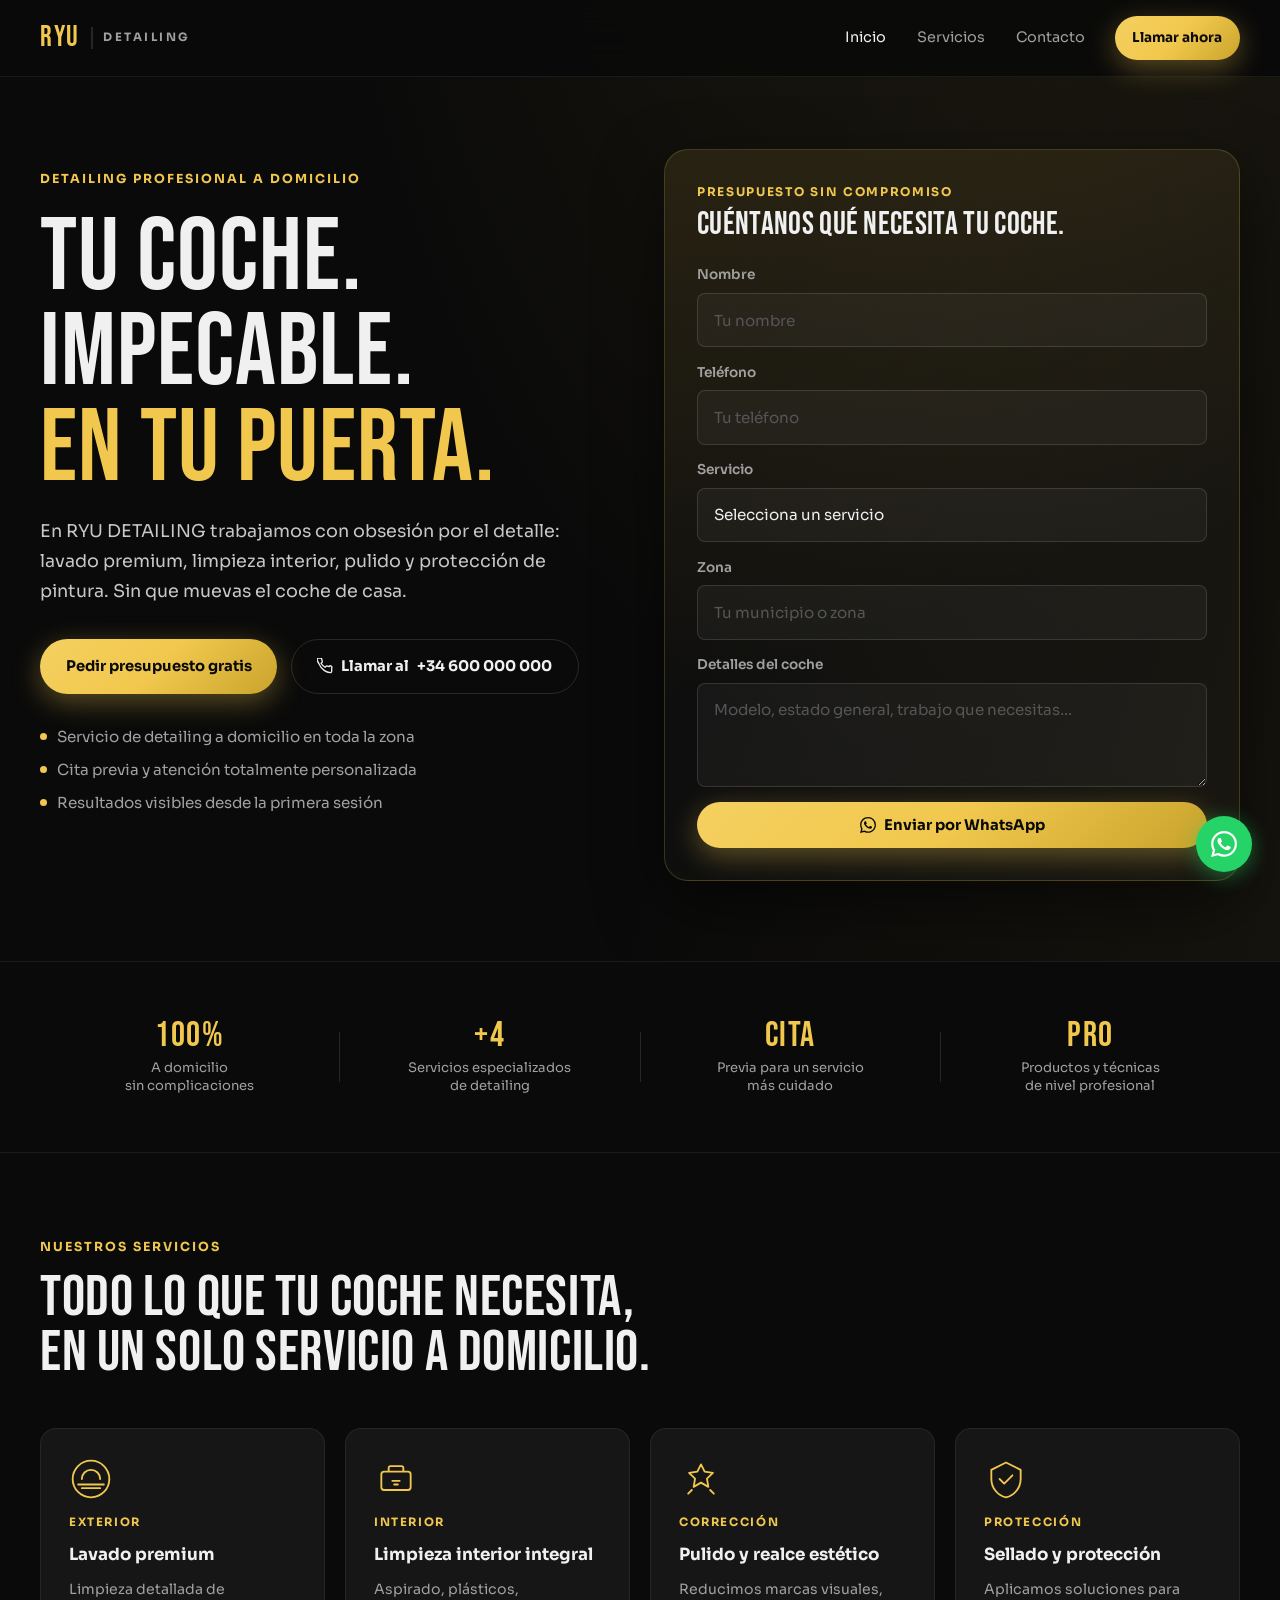
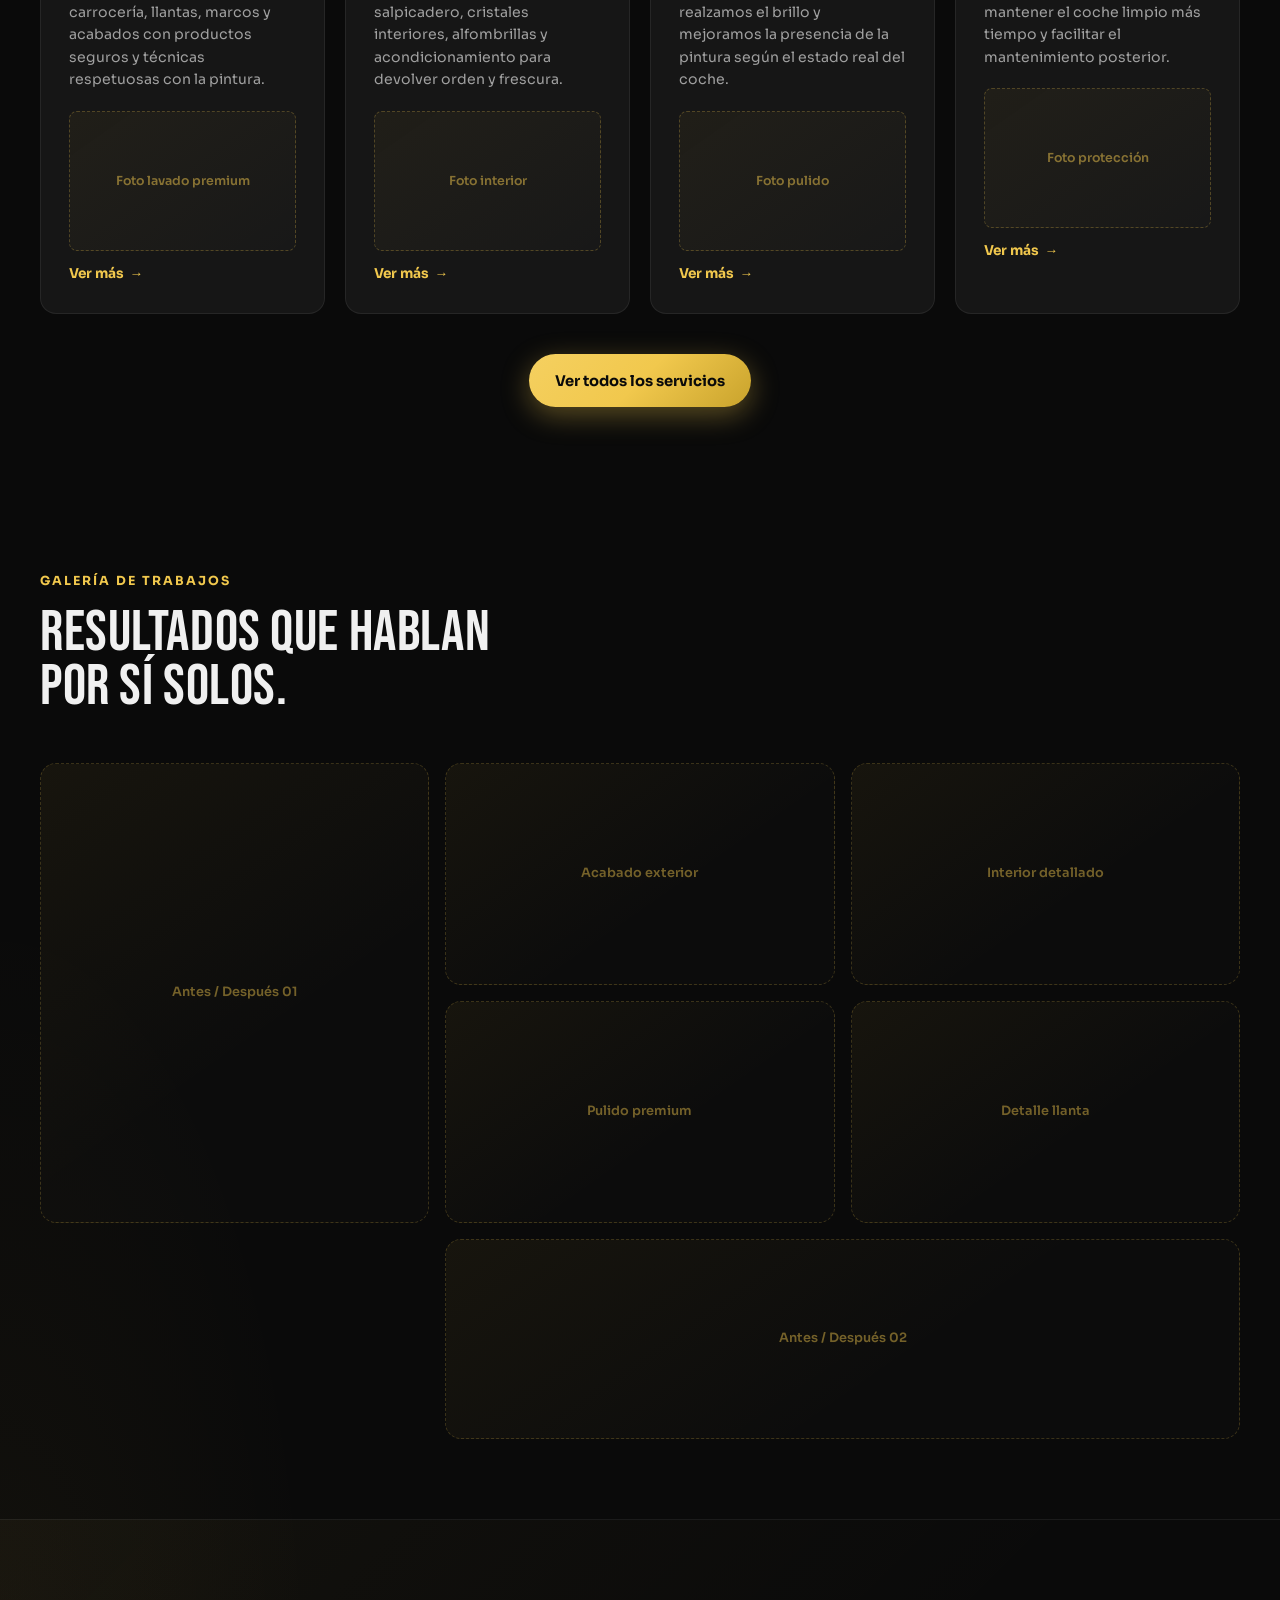
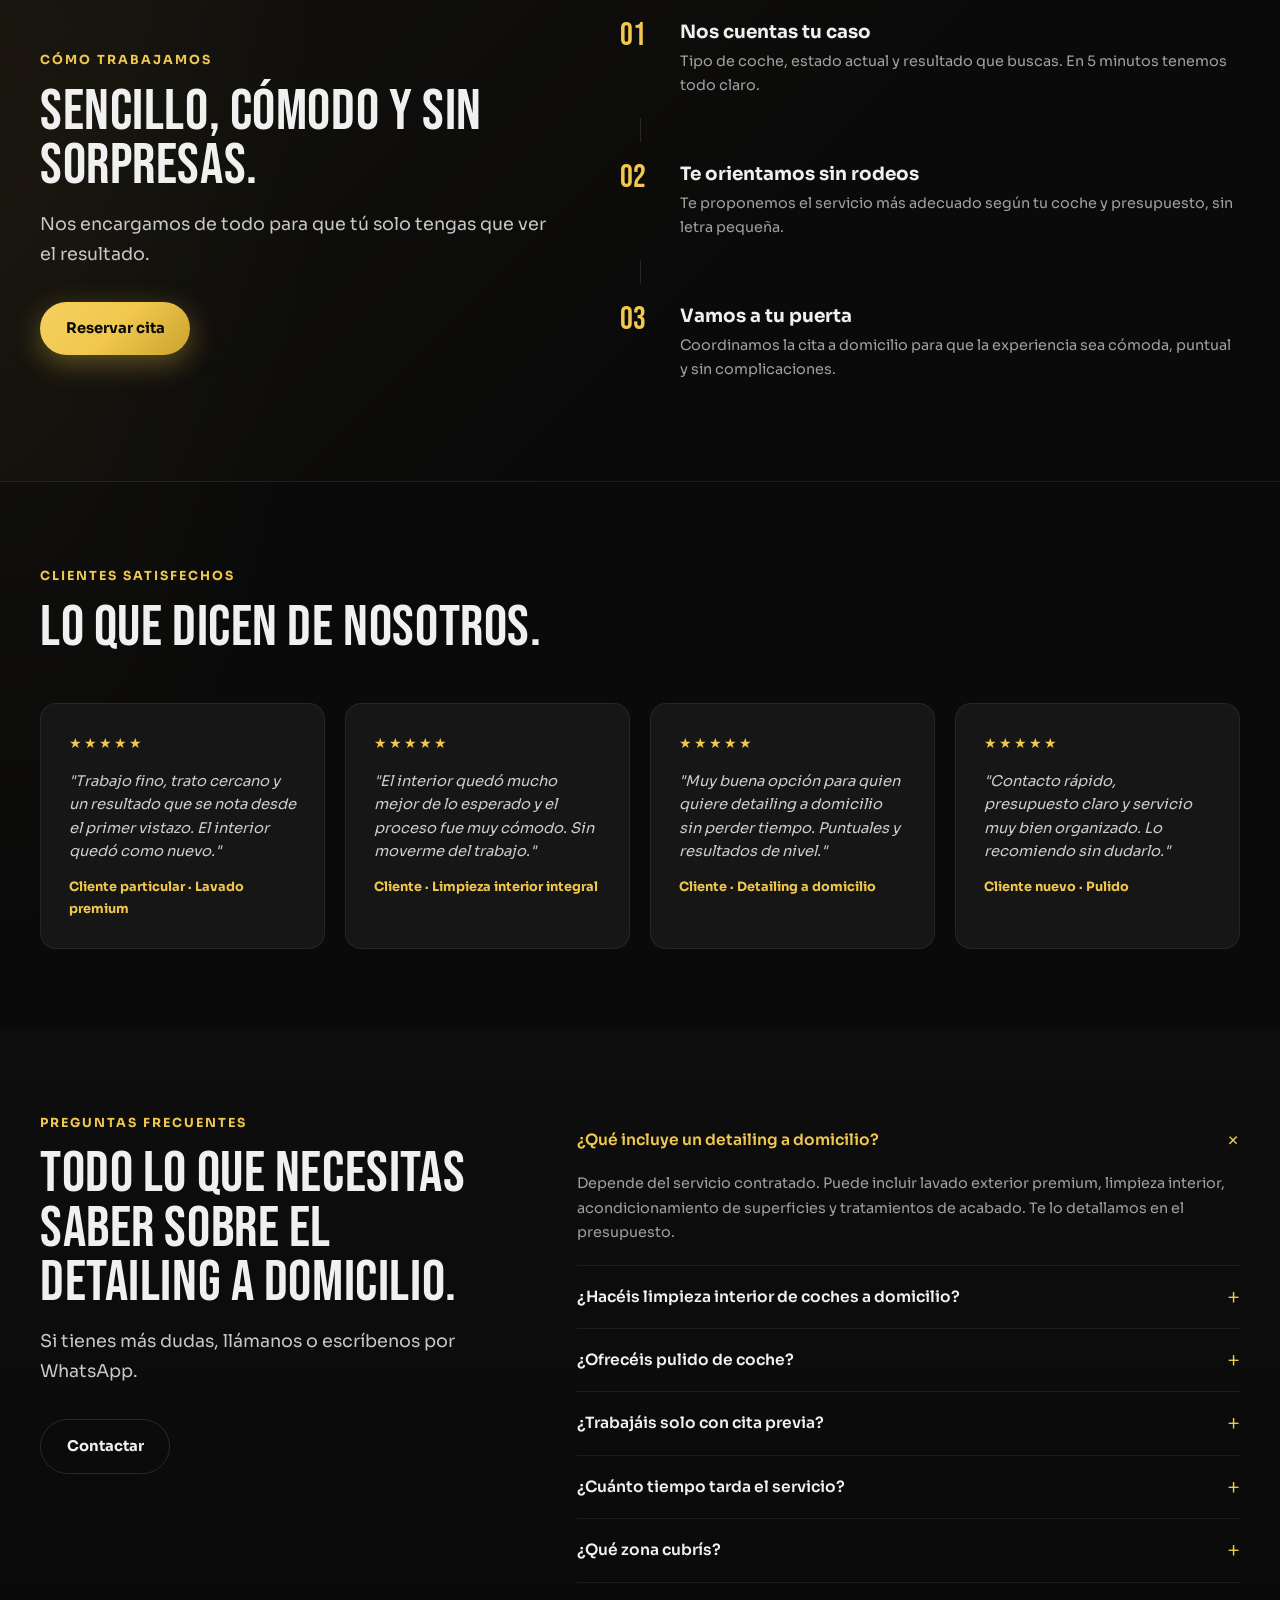
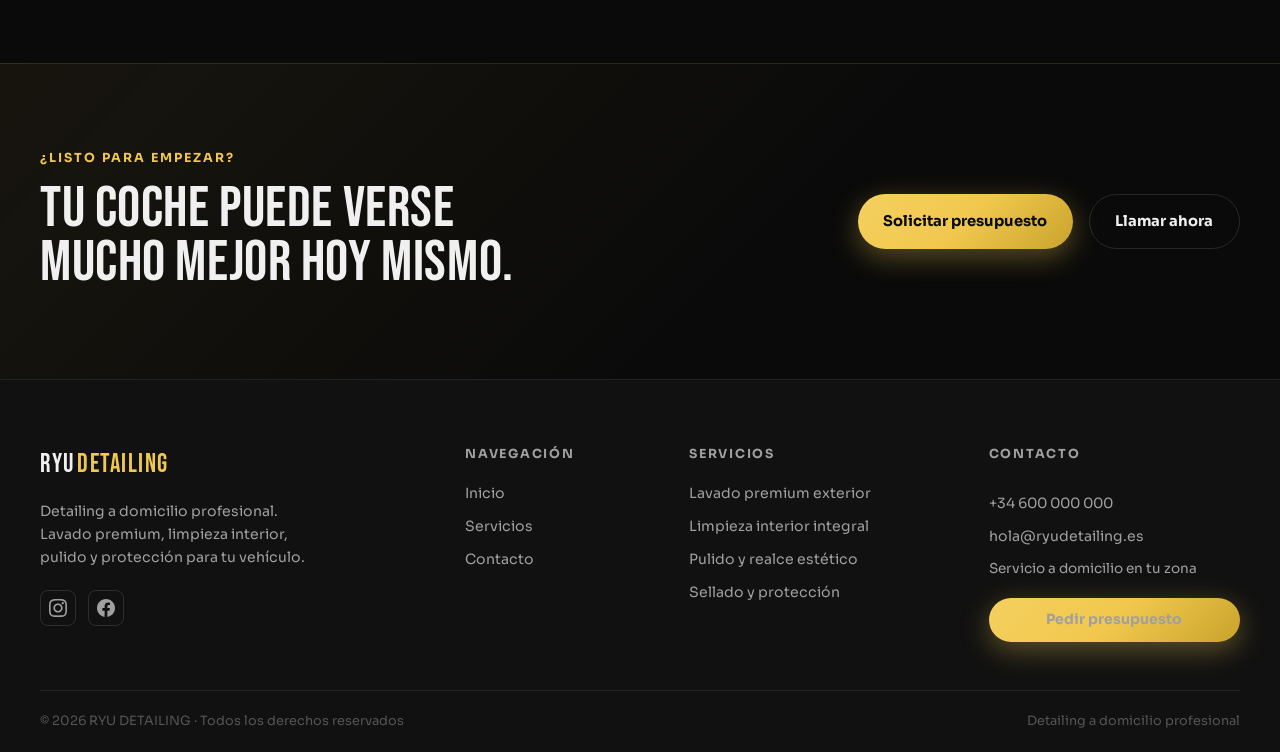
<file: index.html>
<!DOCTYPE html>
<html lang="es">
<head>
  <meta charset="UTF-8">
  <meta name="viewport" content="width=device-width, initial-scale=1.0">

  <title>RYU DETAILING | Detailing a Domicilio · Lavado Premium · Pulido de Coche</title>
  <meta name="description" content="RYU DETAILING: detailing a domicilio profesional. Lavado premium exterior, limpieza interior integral, pulido de carrocería y protección de pintura. Pide presupuesto sin compromiso.">
  <meta name="keywords" content="detailing a domicilio, lavado premium coche, limpieza interior coche, pulido carrocería, protección pintura, detailing profesional">
  <meta name="robots" content="index, follow">
  <meta name="author" content="RYU DETAILING">
  <meta name="theme-color" content="#f1c84d">
  <link rel="canonical" href="https://www.ryudetailing.es/">

  <meta property="og:title" content="RYU DETAILING | Detailing a Domicilio">
  <meta property="og:description" content="Lavado premium, limpieza interior integral, pulido y protección para tu coche a domicilio.">
  <meta property="og:type" content="website">
  <meta property="og:url" content="https://www.ryudetailing.es/">
  <meta property="og:site_name" content="RYU DETAILING">
  <meta property="og:locale" content="es_ES">
  <meta name="twitter:card" content="summary_large_image">
  <meta name="twitter:title" content="RYU DETAILING | Detailing a Domicilio">
  <meta name="twitter:description" content="Lavado premium, limpieza interior integral, pulido y protección para tu coche a domicilio.">

  <script type="application/ld+json">
  {
    "@context": "https://schema.org",
    "@type": "AutoDetailing",
    "name": "RYU DETAILING",
    "url": "https://www.ryudetailing.es/",
    "description": "Empresa de detailing a domicilio especializada en lavado premium, limpieza integral interior, pulido y protección del vehículo.",
    "telephone": "+34600000000",
    "email": "hola@ryudetailing.es",
    "priceRange": "$$",
    "areaServed": {"@type": "Country", "name": "España"},
    "serviceType": ["Detailing a domicilio","Lavado premium de coche","Limpieza interior de vehículo","Pulido de carrocería","Protección de pintura"]
  }
  </script>

  <link rel="preconnect" href="https://fonts.googleapis.com">
  <link rel="preconnect" href="https://fonts.gstatic.com" crossorigin>
  <link href="https://fonts.googleapis.com/css2?family=Bebas+Neue&family=Sora:wght@400;500;600;700&display=swap" rel="stylesheet">
  <link rel="stylesheet" href="assets/styles.css">
</head>
<body data-page="inicio">

  <!-- HEADER -->
  <header class="site-header" id="top">
    <div class="container header-inner">
      <a class="brand" href="index.html" aria-label="RYU DETAILING - Inicio">
        <span class="brand-ryu">RYU</span>
        <span class="brand-sep"></span>
        <span class="brand-det">DETAILING</span>
      </a>
      <button class="nav-toggle" aria-expanded="false" aria-controls="site-nav" aria-label="Abrir menú">
        <span></span><span></span>
      </button>
      <nav id="site-nav" class="site-nav" aria-label="Navegación principal">
        <a href="index.html" class="nav-link is-active">Inicio</a>
        <a href="servicios.html" class="nav-link">Servicios</a>
        <a href="contacto.html" class="nav-link">Contacto</a>
        <a class="btn btn-gold btn-sm" data-phone-link href="tel:+34600000000">Llamar ahora</a>
      </nav>
    </div>
  </header>

  <main>

    <!-- HERO -->
    <section class="hero">
      <div class="hero-bg-line"></div>
      <div class="container hero-grid">
        <div class="hero-copy fade-up">
          <p class="eyebrow">Detailing profesional a domicilio</p>
          <h1>Tu coche.<br>Impecable.<br><em>En tu puerta.</em></h1>
          <p class="lead">En RYU DETAILING trabajamos con obsesión por el detalle: lavado premium, limpieza interior, pulido y protección de pintura. Sin que muevas el coche de casa.</p>
          <div class="hero-actions">
            <a class="btn btn-gold" href="contacto.html">Pedir presupuesto gratis</a>
            <a class="btn btn-ghost" data-phone-link href="tel:+34600000000">
              <svg width="16" height="16" viewBox="0 0 24 24" fill="none" stroke="currentColor" stroke-width="2"><path d="M22 16.92v3a2 2 0 01-2.18 2 19.79 19.79 0 01-8.63-3.07A19.5 19.5 0 013.07 8.81 19.79 19.79 0 01.14 2.18 2 2 0 012.11 0h3a2 2 0 012 1.72 12.84 12.84 0 00.7 2.81 2 2 0 01-.45 2.11L6.09 7.91a16 16 0 006 6l1.27-1.27a2 2 0 012.11-.45 12.84 12.84 0 002.81.7A2 2 0 0122 14.92z"/></svg>
              Llamar al <span data-phone-display>+34 600 000 000</span>
            </a>
          </div>
          <ul class="check-list">
            <li>Servicio de detailing a domicilio en toda la zona</li>
            <li>Cita previa y atención totalmente personalizada</li>
            <li>Resultados visibles desde la primera sesión</li>
          </ul>
        </div>
        <div class="hero-card fade-up delay-1">
          <div class="form-card">
            <p class="form-card-label">Presupuesto sin compromiso</p>
            <h2>Cuéntanos qué necesita tu coche.</h2>
            <form id="hero-contact-form" class="contact-form" novalidate>
              <div class="form-group">
                <label for="hero-name">Nombre</label>
                <input id="hero-name" name="name" type="text" placeholder="Tu nombre" required autocomplete="name">
              </div>
              <div class="form-group">
                <label for="hero-phone">Teléfono</label>
                <input id="hero-phone" name="phone" type="tel" placeholder="Tu teléfono" required autocomplete="tel">
              </div>
              <div class="form-group">
                <label for="hero-service">Servicio</label>
                <select id="hero-service" name="service" required>
                  <option value="">Selecciona un servicio</option>
                  <option>Lavado premium exterior</option>
                  <option>Limpieza interior integral</option>
                  <option>Pulido y mejora estética</option>
                  <option>Protección y mantenimiento</option>
                  <option>No lo sé, necesito asesoramiento</option>
                </select>
              </div>
              <div class="form-group">
                <label for="hero-location">Zona</label>
                <input id="hero-location" name="location" type="text" placeholder="Tu municipio o zona" required>
              </div>
              <div class="form-group">
                <label for="hero-message">Detalles del coche</label>
                <textarea id="hero-message" name="message" rows="3" placeholder="Modelo, estado general, trabajo que necesitas…"></textarea>
              </div>
              <button class="btn btn-gold btn-full" type="submit">
                <svg width="16" height="16" viewBox="0 0 24 24" fill="currentColor"><path d="M17.472 14.382c-.297-.149-1.758-.867-2.03-.967-.273-.099-.471-.148-.67.15-.197.297-.767.966-.94 1.164-.173.199-.347.223-.644.075-.297-.15-1.255-.463-2.39-1.475-.883-.788-1.48-1.761-1.653-2.059-.173-.297-.018-.458.13-.606.134-.133.298-.347.446-.52.149-.174.198-.298.298-.497.099-.198.05-.371-.025-.52-.075-.149-.669-1.612-.916-2.207-.242-.579-.487-.5-.669-.51-.173-.008-.371-.01-.57-.01-.198 0-.52.074-.792.372-.272.297-1.04 1.016-1.04 2.479 0 1.462 1.065 2.875 1.213 3.074.149.198 2.096 3.2 5.077 4.487.709.306 1.262.489 1.694.625.712.227 1.36.195 1.871.118.571-.085 1.758-.719 2.006-1.413.248-.694.248-1.289.173-1.413-.074-.124-.272-.198-.57-.347m-5.421 7.403h-.004a9.87 9.87 0 01-5.031-1.378l-.361-.214-3.741.982.998-3.648-.235-.374a9.86 9.86 0 01-1.51-5.26c.001-5.45 4.436-9.884 9.888-9.884 2.64 0 5.122 1.03 6.988 2.898a9.825 9.825 0 012.893 6.994c-.003 5.45-4.437 9.884-9.885 9.884m8.413-18.297A11.815 11.815 0 0012.05 0C5.495 0 .16 5.335.157 11.892c0 2.096.547 4.142 1.588 5.945L.057 24l6.305-1.654a11.882 11.882 0 005.683 1.448h.005c6.554 0 11.89-5.335 11.893-11.893a11.821 11.821 0 00-3.48-8.413Z"/></svg>
                Enviar por WhatsApp
              </button>
            </form>
          </div>
        </div>
      </div>
    </section>

    <!-- TRUST STRIP -->
    <section class="trust-section">
      <div class="container trust-strip">
        <div class="trust-item fade-up">
          <span class="trust-num">100%</span>
          <p>A domicilio<br>sin complicaciones</p>
        </div>
        <div class="trust-divider"></div>
        <div class="trust-item fade-up delay-1">
          <span class="trust-num">+4</span>
          <p>Servicios especializados<br>de detailing</p>
        </div>
        <div class="trust-divider"></div>
        <div class="trust-item fade-up delay-2">
          <span class="trust-num">Cita</span>
          <p>Previa para un servicio<br>más cuidado</p>
        </div>
        <div class="trust-divider"></div>
        <div class="trust-item fade-up delay-3">
          <span class="trust-num">Pro</span>
          <p>Productos y técnicas<br>de nivel profesional</p>
        </div>
      </div>
    </section>

    <!-- SERVICIOS GRID -->
    <section class="section">
      <div class="container">
        <div class="section-head fade-up">
          <p class="eyebrow">Nuestros servicios</p>
          <h2>Todo lo que tu coche necesita,<br>en un solo servicio a domicilio.</h2>
        </div>
        <div class="services-grid">
          <article class="service-card fade-up">
            <div class="service-icon">
              <svg viewBox="0 0 48 48" fill="none" xmlns="http://www.w3.org/2000/svg">
                <circle cx="24" cy="24" r="20" stroke="currentColor" stroke-width="2"/>
                <path d="M14 24c0-5.523 4.477-10 10-10s10 4.477 10 10" stroke="currentColor" stroke-width="2" stroke-linecap="round"/>
                <path d="M10 30h28M14 34h20" stroke="currentColor" stroke-width="2" stroke-linecap="round"/>
              </svg>
            </div>
            <span class="service-tag">Exterior</span>
            <h3>Lavado premium</h3>
            <p>Limpieza detallada de carrocería, llantas, marcos y acabados con productos seguros y técnicas respetuosas con la pintura.</p>
            <div class="service-photo">Foto lavado premium</div>
            <a class="service-link" href="servicios.html">Ver más <span>→</span></a>
          </article>
          <article class="service-card fade-up delay-1">
            <div class="service-icon">
              <svg viewBox="0 0 48 48" fill="none" xmlns="http://www.w3.org/2000/svg">
                <rect x="8" y="16" width="32" height="20" rx="3" stroke="currentColor" stroke-width="2"/>
                <path d="M16 16V12a2 2 0 012-2h12a2 2 0 012 2v4" stroke="currentColor" stroke-width="2"/>
                <path d="M20 26h8M22 30h4" stroke="currentColor" stroke-width="2" stroke-linecap="round"/>
              </svg>
            </div>
            <span class="service-tag">Interior</span>
            <h3>Limpieza interior integral</h3>
            <p>Aspirado, plásticos, salpicadero, cristales interiores, alfombrillas y acondicionamiento para devolver orden y frescura.</p>
            <div class="service-photo">Foto interior</div>
            <a class="service-link" href="servicios.html">Ver más <span>→</span></a>
          </article>
          <article class="service-card fade-up delay-2">
            <div class="service-icon">
              <svg viewBox="0 0 48 48" fill="none" xmlns="http://www.w3.org/2000/svg">
                <path d="M24 8l4 8 9 1.3-6.5 6.3 1.5 9L24 28l-8 4.6 1.5-9L11 17.3 20 16z" stroke="currentColor" stroke-width="2" stroke-linejoin="round"/>
                <path d="M14 36l-4 4M34 36l4 4" stroke="currentColor" stroke-width="2" stroke-linecap="round"/>
              </svg>
            </div>
            <span class="service-tag">Corrección</span>
            <h3>Pulido y realce estético</h3>
            <p>Reducimos marcas visuales, realzamos el brillo y mejoramos la presencia de la pintura según el estado real del coche.</p>
            <div class="service-photo">Foto pulido</div>
            <a class="service-link" href="servicios.html">Ver más <span>→</span></a>
          </article>
          <article class="service-card fade-up delay-3">
            <div class="service-icon">
              <svg viewBox="0 0 48 48" fill="none" xmlns="http://www.w3.org/2000/svg">
                <path d="M24 6L8 14v10c0 9.4 6.8 18.2 16 20 9.2-1.8 16-10.6 16-20V14L24 6z" stroke="currentColor" stroke-width="2" stroke-linejoin="round"/>
                <path d="M17 24l5 5 9-9" stroke="currentColor" stroke-width="2" stroke-linecap="round" stroke-linejoin="round"/>
              </svg>
            </div>
            <span class="service-tag">Protección</span>
            <h3>Sellado y protección</h3>
            <p>Aplicamos soluciones para mantener el coche limpio más tiempo y facilitar el mantenimiento posterior.</p>
            <div class="service-photo">Foto protección</div>
            <a class="service-link" href="servicios.html">Ver más <span>→</span></a>
          </article>
        </div>
        <div class="section-cta fade-up">
          <a class="btn btn-gold" href="servicios.html">Ver todos los servicios</a>
        </div>
      </div>
    </section>

    <!-- GALERÍA -->
    <section class="section gallery-section">
      <div class="container">
        <div class="section-head fade-up">
          <p class="eyebrow">Galería de trabajos</p>
          <h2>Resultados que hablan<br>por sí solos.</h2>
        </div>
        <div class="gallery-grid">
          <div class="gallery-item gallery-large fade-up"><span>Antes / Después 01</span></div>
          <div class="gallery-item fade-up delay-1"><span>Acabado exterior</span></div>
          <div class="gallery-item fade-up delay-2"><span>Interior detallado</span></div>
          <div class="gallery-item fade-up delay-1"><span>Pulido premium</span></div>
          <div class="gallery-item fade-up delay-2"><span>Detalle llanta</span></div>
          <div class="gallery-item gallery-wide fade-up delay-3"><span>Antes / Después 02</span></div>
        </div>
      </div>
    </section>

    <!-- PROCESO -->
    <section class="section process-section">
      <div class="container">
        <div class="process-grid">
          <div class="process-copy fade-up">
            <p class="eyebrow">Cómo trabajamos</p>
            <h2>Sencillo, cómodo y sin sorpresas.</h2>
            <p class="lead">Nos encargamos de todo para que tú solo tengas que ver el resultado.</p>
            <a class="btn btn-gold" href="contacto.html">Reservar cita</a>
          </div>
          <div class="steps fade-up delay-1">
            <div class="step">
              <span class="step-num">01</span>
              <div>
                <h3>Nos cuentas tu caso</h3>
                <p>Tipo de coche, estado actual y resultado que buscas. En 5 minutos tenemos todo claro.</p>
              </div>
            </div>
            <div class="step-line"></div>
            <div class="step">
              <span class="step-num">02</span>
              <div>
                <h3>Te orientamos sin rodeos</h3>
                <p>Te proponemos el servicio más adecuado según tu coche y presupuesto, sin letra pequeña.</p>
              </div>
            </div>
            <div class="step-line"></div>
            <div class="step">
              <span class="step-num">03</span>
              <div>
                <h3>Vamos a tu puerta</h3>
                <p>Coordinamos la cita a domicilio para que la experiencia sea cómoda, puntual y sin complicaciones.</p>
              </div>
            </div>
          </div>
        </div>
      </div>
    </section>

    <!-- TESTIMONIOS -->
    <section class="section">
      <div class="container">
        <div class="section-head fade-up">
          <p class="eyebrow">Clientes satisfechos</p>
          <h2>Lo que dicen de nosotros.</h2>
        </div>
        <div class="testimonials-grid">
          <article class="testimonial-card fade-up">
            <div class="stars">★★★★★</div>
            <p>"Trabajo fino, trato cercano y un resultado que se nota desde el primer vistazo. El interior quedó como nuevo."</p>
            <strong>Cliente particular · Lavado premium</strong>
          </article>
          <article class="testimonial-card fade-up delay-1">
            <div class="stars">★★★★★</div>
            <p>"El interior quedó mucho mejor de lo esperado y el proceso fue muy cómodo. Sin moverme del trabajo."</p>
            <strong>Cliente · Limpieza interior integral</strong>
          </article>
          <article class="testimonial-card fade-up delay-2">
            <div class="stars">★★★★★</div>
            <p>"Muy buena opción para quien quiere detailing a domicilio sin perder tiempo. Puntuales y resultados de nivel."</p>
            <strong>Cliente · Detailing a domicilio</strong>
          </article>
          <article class="testimonial-card fade-up delay-3">
            <div class="stars">★★★★★</div>
            <p>"Contacto rápido, presupuesto claro y servicio muy bien organizado. Lo recomiendo sin dudarlo."</p>
            <strong>Cliente nuevo · Pulido</strong>
          </article>
        </div>
      </div>
    </section>

    <!-- FAQ SEO -->
    <section class="section section-dark">
      <div class="container faq-grid">
        <div class="faq-head fade-up">
          <p class="eyebrow">Preguntas frecuentes</p>
          <h2>Todo lo que necesitas saber sobre el detailing a domicilio.</h2>
          <p class="lead">Si tienes más dudas, llámanos o escríbenos por WhatsApp.</p>
          <a class="btn btn-ghost" href="contacto.html">Contactar</a>
        </div>
        <div class="faq-list fade-up delay-1">
          <details class="faq-item" open>
            <summary><h3>¿Qué incluye un detailing a domicilio?</h3></summary>
            <p>Depende del servicio contratado. Puede incluir lavado exterior premium, limpieza interior, acondicionamiento de superficies y tratamientos de acabado. Te lo detallamos en el presupuesto.</p>
          </details>
          <details class="faq-item">
            <summary><h3>¿Hacéis limpieza interior de coches a domicilio?</h3></summary>
            <p>Sí. Es uno de los servicios más solicitados. Se adapta al nivel de suciedad, tipo de uso y materiales del vehículo para garantizar el mejor resultado.</p>
          </details>
          <details class="faq-item">
            <summary><h3>¿Ofrecéis pulido de coche?</h3></summary>
            <p>Sí. Evaluamos el estado de la pintura y proponemos una mejora estética realista y segura para cada vehículo, sin comprometer el acabado original.</p>
          </details>
          <details class="faq-item">
            <summary><h3>¿Trabajáis solo con cita previa?</h3></summary>
            <p>Sí. Esto nos permite organizar el servicio correctamente, ser puntuales y dedicar el tiempo necesario a cada coche.</p>
          </details>
          <details class="faq-item">
            <summary><h3>¿Cuánto tiempo tarda el servicio?</h3></summary>
            <p>Varía según el servicio y el estado del vehículo. Un lavado premium puede durar entre 1 y 2 horas; una limpieza interior integral puede llevar hasta 3 horas.</p>
          </details>
          <details class="faq-item">
            <summary><h3>¿Qué zona cubrís?</h3></summary>
            <p>Servicio a domicilio en tu zona. Contáctanos indicando tu municipio y confirmamos disponibilidad sin compromiso.</p>
          </details>
        </div>
      </div>
    </section>

    <!-- CTA BAND -->
    <section class="cta-band">
      <div class="container cta-inner fade-up">
        <div class="cta-text">
          <p class="eyebrow">¿Listo para empezar?</p>
          <h2>Tu coche puede verse<br>mucho mejor hoy mismo.</h2>
        </div>
        <div class="cta-actions">
          <a class="btn btn-gold" href="contacto.html">Solicitar presupuesto</a>
          <a class="btn btn-ghost" data-phone-link href="tel:+34600000000">Llamar ahora</a>
        </div>
      </div>
    </section>

  </main>

  <!-- FOOTER -->
  <footer class="site-footer">
    <div class="container footer-grid">
      <div class="footer-brand-col">
        <p class="footer-logo">RYU<span>DETAILING</span></p>
        <p>Detailing a domicilio profesional. Lavado premium, limpieza interior, pulido y protección para tu vehículo.</p>
        <div class="footer-social">
          <a href="#" aria-label="Instagram RYU DETAILING">
            <svg width="18" height="18" viewBox="0 0 24 24" fill="currentColor"><path d="M12 2.163c3.204 0 3.584.012 4.85.07 3.252.148 4.771 1.691 4.919 4.919.058 1.265.069 1.645.069 4.849 0 3.205-.012 3.584-.069 4.849-.149 3.225-1.664 4.771-4.919 4.919-1.266.058-1.644.07-4.85.07-3.204 0-3.584-.012-4.849-.07-3.26-.149-4.771-1.699-4.919-4.92-.058-1.265-.07-1.644-.07-4.849 0-3.204.013-3.583.07-4.849.149-3.227 1.664-4.771 4.919-4.919 1.266-.057 1.645-.069 4.849-.069zm0-2.163c-3.259 0-3.667.014-4.947.072-4.358.2-6.78 2.618-6.98 6.98-.059 1.281-.073 1.689-.073 4.948 0 3.259.014 3.668.072 4.948.2 4.358 2.618 6.78 6.98 6.98 1.281.058 1.689.072 4.948.072 3.259 0 3.668-.014 4.948-.072 4.354-.2 6.782-2.618 6.979-6.98.059-1.28.073-1.689.073-4.948 0-3.259-.014-3.667-.072-4.947-.196-4.354-2.617-6.78-6.979-6.98-1.281-.059-1.69-.073-4.949-.073zm0 5.838c-3.403 0-6.162 2.759-6.162 6.162s2.759 6.163 6.162 6.163 6.162-2.759 6.162-6.163c0-3.403-2.759-6.162-6.162-6.162zm0 10.162c-2.209 0-4-1.79-4-4 0-2.209 1.791-4 4-4s4 1.791 4 4c0 2.21-1.791 4-4 4zm6.406-11.845c-.796 0-1.441.645-1.441 1.44s.645 1.44 1.441 1.44c.795 0 1.439-.645 1.439-1.44s-.644-1.44-1.439-1.44z"/></svg>
          </a>
          <a href="#" aria-label="Facebook RYU DETAILING">
            <svg width="18" height="18" viewBox="0 0 24 24" fill="currentColor"><path d="M24 12.073c0-6.627-5.373-12-12-12s-12 5.373-12 12c0 5.99 4.388 10.954 10.125 11.854v-8.385H7.078v-3.47h3.047V9.43c0-3.007 1.792-4.669 4.533-4.669 1.312 0 2.686.235 2.686.235v2.953H15.83c-1.491 0-1.956.925-1.956 1.874v2.25h3.328l-.532 3.47h-2.796v8.385C19.612 23.027 24 18.062 24 12.073z"/></svg>
          </a>
        </div>
      </div>
      <div class="footer-nav-col">
        <p class="footer-title">Navegación</p>
        <nav>
          <a href="index.html">Inicio</a>
          <a href="servicios.html">Servicios</a>
          <a href="contacto.html">Contacto</a>
        </nav>
      </div>
      <div class="footer-nav-col">
        <p class="footer-title">Servicios</p>
        <nav>
          <a href="servicios.html">Lavado premium exterior</a>
          <a href="servicios.html">Limpieza interior integral</a>
          <a href="servicios.html">Pulido y realce estético</a>
          <a href="servicios.html">Sellado y protección</a>
        </nav>
      </div>
      <div class="footer-contact-col">
        <p class="footer-title">Contacto</p>
        <a data-phone-link href="tel:+34600000000"><span data-phone-display>+34 600 000 000</span></a>
        <a data-email-link href="mailto:hola@ryudetailing.es"><span data-email-display>hola@ryudetailing.es</span></a>
        <p data-city-display class="footer-zone">Servicio a domicilio en tu zona</p>
        <a class="btn btn-gold btn-sm footer-btn" href="contacto.html">Pedir presupuesto</a>
      </div>
    </div>
    <div class="container footer-bottom">
      <p>&copy; <span data-year></span> RYU DETAILING · Todos los derechos reservados</p>
      <p>Detailing a domicilio profesional</p>
    </div>
  </footer>

  <!-- WhatsApp flotante -->
  <a class="wa-fab" data-phone-link href="tel:+34600000000" aria-label="Contactar por WhatsApp" title="Escríbenos por WhatsApp">
    <svg width="26" height="26" viewBox="0 0 24 24" fill="currentColor"><path d="M17.472 14.382c-.297-.149-1.758-.867-2.03-.967-.273-.099-.471-.148-.67.15-.197.297-.767.966-.94 1.164-.173.199-.347.223-.644.075-.297-.15-1.255-.463-2.39-1.475-.883-.788-1.48-1.761-1.653-2.059-.173-.297-.018-.458.13-.606.134-.133.298-.347.446-.52.149-.174.198-.298.298-.497.099-.198.05-.371-.025-.52-.075-.149-.669-1.612-.916-2.207-.242-.579-.487-.5-.669-.51-.173-.008-.371-.01-.57-.01-.198 0-.52.074-.792.372-.272.297-1.04 1.016-1.04 2.479 0 1.462 1.065 2.875 1.213 3.074.149.198 2.096 3.2 5.077 4.487.709.306 1.262.489 1.694.625.712.227 1.36.195 1.871.118.571-.085 1.758-.719 2.006-1.413.248-.694.248-1.289.173-1.413-.074-.124-.272-.198-.57-.347m-5.421 7.403h-.004a9.87 9.87 0 01-5.031-1.378l-.361-.214-3.741.982.998-3.648-.235-.374a9.86 9.86 0 01-1.51-5.26c.001-5.45 4.436-9.884 9.888-9.884 2.64 0 5.122 1.03 6.988 2.898a9.825 9.825 0 012.893 6.994c-.003 5.45-4.437 9.884-9.885 9.884m8.413-18.297A11.815 11.815 0 0012.05 0C5.495 0 .16 5.335.157 11.892c0 2.096.547 4.142 1.588 5.945L.057 24l6.305-1.654a11.882 11.882 0 005.683 1.448h.005c6.554 0 11.89-5.335 11.893-11.893a11.821 11.821 0 00-3.48-8.413Z"/></svg>
  </a>

  <script src="assets/app.js"></script>
</body>
</html>
</file>
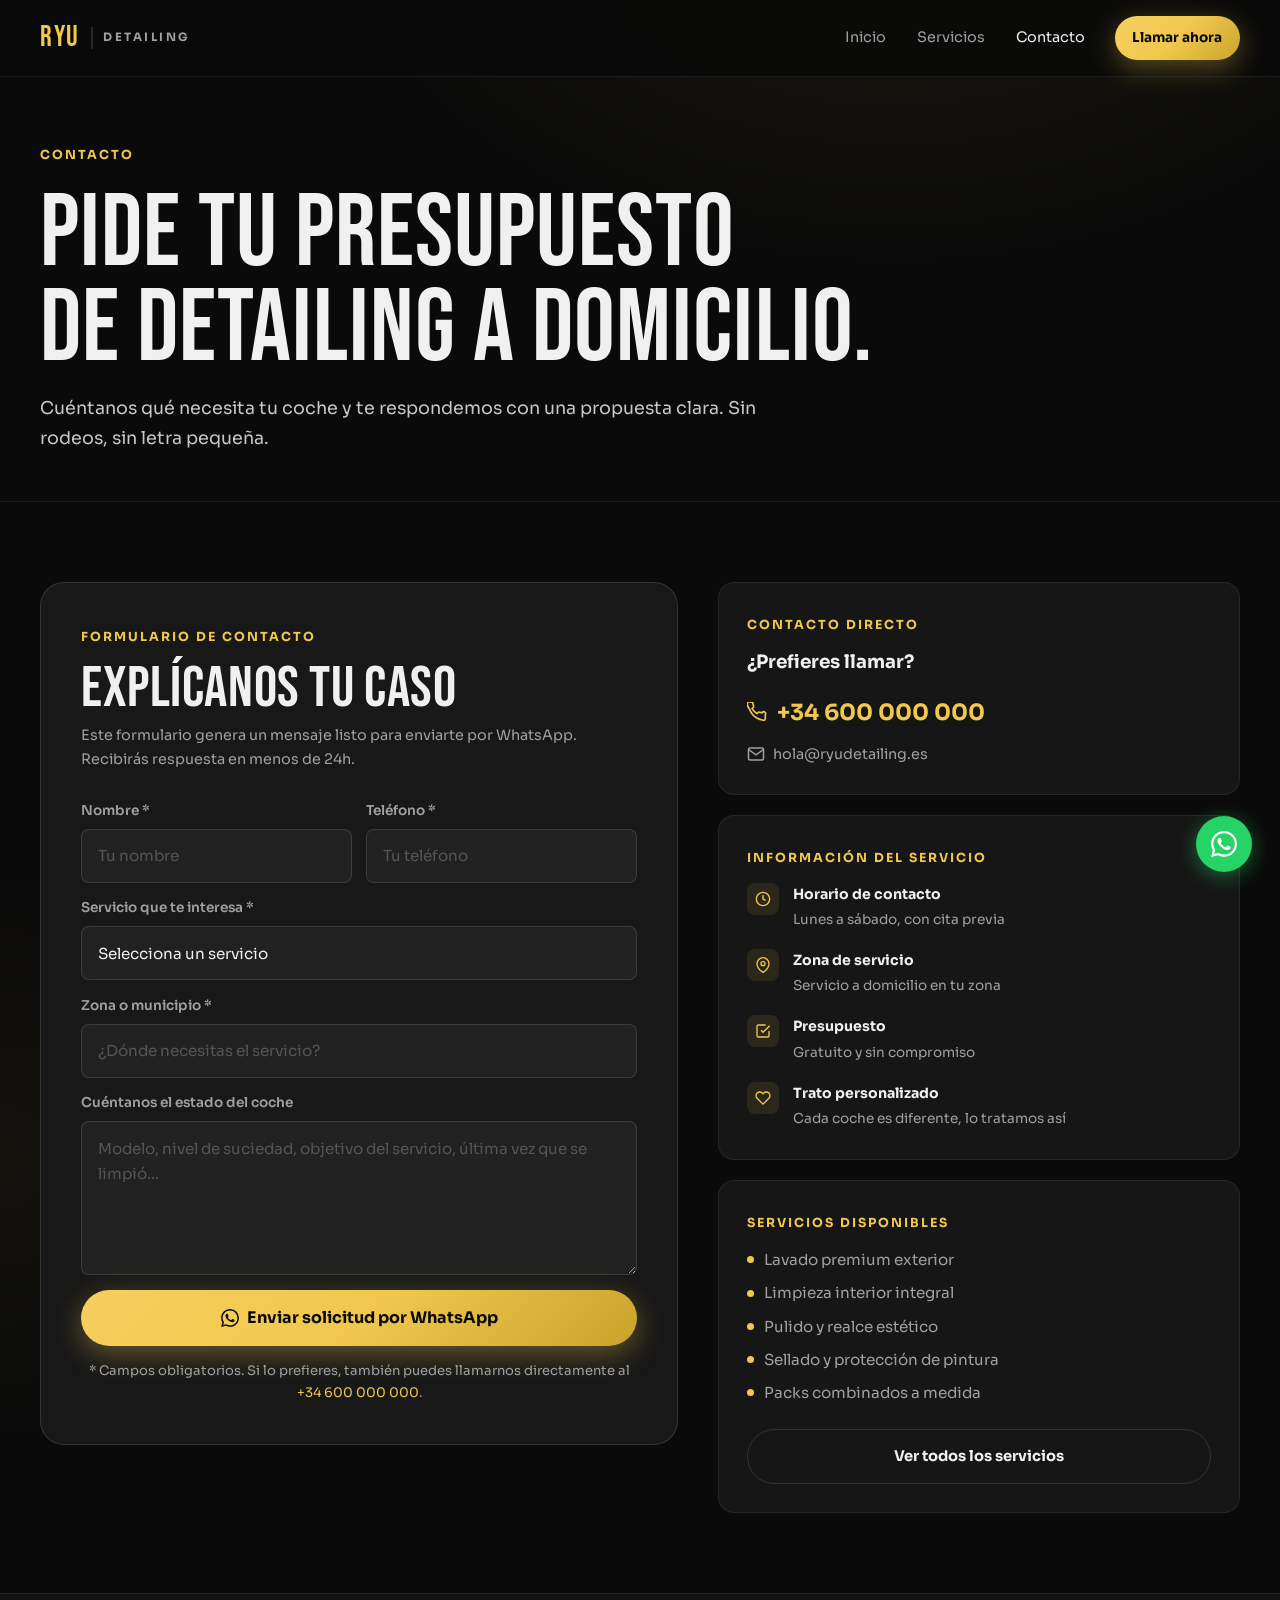
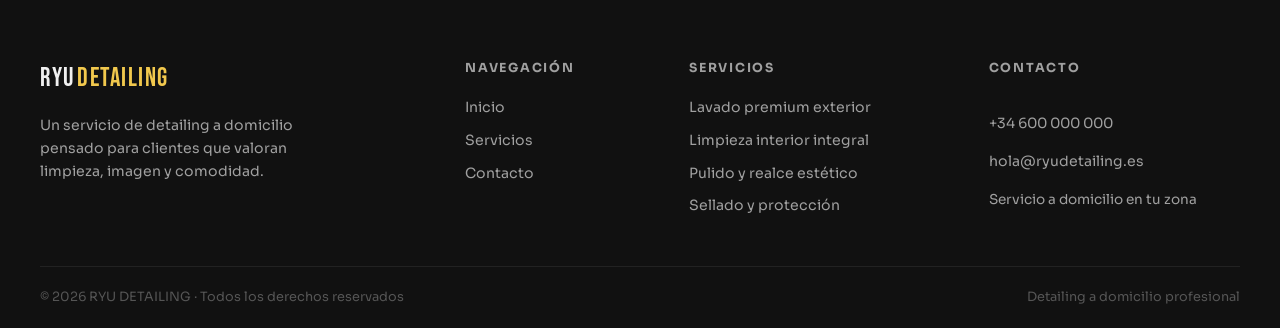
<file: contacto.html>
<!DOCTYPE html>
<html lang="es">
<head>
  <meta charset="UTF-8">
  <meta name="viewport" content="width=device-width, initial-scale=1.0">

  <title>Contacto y Presupuesto | RYU DETAILING · Detailing a Domicilio</title>
  <meta name="description" content="Contacta con RYU DETAILING para pedir tu presupuesto de detailing a domicilio sin compromiso. Lavado premium, limpieza interior, pulido y protección de coche.">
  <meta name="keywords" content="contacto detailing, presupuesto detailing, pedir cita detailing domicilio, WhatsApp detailing">
  <meta name="robots" content="index, follow">
  <meta name="theme-color" content="#f1c84d">
  <link rel="canonical" href="https://www.ryudetailing.es/contacto.html">

  <meta property="og:title" content="Contacto | RYU DETAILING">
  <meta property="og:description" content="Pide tu presupuesto de detailing a domicilio de forma rápida y sin compromiso.">
  <meta property="og:type" content="website">
  <meta property="og:url" content="https://www.ryudetailing.es/contacto.html">
  <meta property="og:locale" content="es_ES">

  <link rel="preconnect" href="https://fonts.googleapis.com">
  <link rel="preconnect" href="https://fonts.gstatic.com" crossorigin>
  <link href="https://fonts.googleapis.com/css2?family=Bebas+Neue&family=Sora:wght@400;500;600;700&display=swap" rel="stylesheet">
  <link rel="stylesheet" href="assets/styles.css">
</head>
<body data-page="contacto">

  <header class="site-header" id="top">
    <div class="container header-inner">
      <a class="brand" href="index.html" aria-label="RYU DETAILING - Inicio">
        <span class="brand-ryu">RYU</span>
        <span class="brand-sep"></span>
        <span class="brand-det">DETAILING</span>
      </a>
      <button class="nav-toggle" aria-expanded="false" aria-controls="site-nav" aria-label="Abrir menú">
        <span></span><span></span>
      </button>
      <nav id="site-nav" class="site-nav" aria-label="Navegación principal">
        <a href="index.html" class="nav-link">Inicio</a>
        <a href="servicios.html" class="nav-link">Servicios</a>
        <a href="contacto.html" class="nav-link is-active">Contacto</a>
        <a class="btn btn-gold btn-sm" data-phone-link href="tel:+34600000000">Llamar ahora</a>
      </nav>
    </div>
  </header>

  <main>

    <!-- PAGE HERO -->
    <section class="page-hero page-hero-short">
      <div class="container fade-up">
        <p class="eyebrow">Contacto</p>
        <h1>Pide tu presupuesto<br>de detailing a domicilio.</h1>
        <p class="lead">Cuéntanos qué necesita tu coche y te respondemos con una propuesta clara. Sin rodeos, sin letra pequeña.</p>
      </div>
    </section>

    <!-- CONTACT MAIN -->
    <section class="section">
      <div class="container contact-grid">

        <!-- FORM -->
        <div class="contact-form-card fade-up">
          <p class="eyebrow">Formulario de contacto</p>
          <h2>Explícanos tu caso</h2>
          <p class="form-intro">Este formulario genera un mensaje listo para enviarte por WhatsApp. Recibirás respuesta en menos de 24h.</p>

          <form id="contact-form" class="contact-form" novalidate>
            <div class="form-row">
              <div class="form-group">
                <label for="name">Nombre *</label>
                <input id="name" name="name" type="text" placeholder="Tu nombre" required autocomplete="name">
              </div>
              <div class="form-group">
                <label for="phone">Teléfono *</label>
                <input id="phone" name="phone" type="tel" placeholder="Tu teléfono" required autocomplete="tel">
              </div>
            </div>
            <div class="form-group">
              <label for="service">Servicio que te interesa *</label>
              <select id="service" name="service" required>
                <option value="">Selecciona un servicio</option>
                <option>Lavado premium exterior</option>
                <option>Limpieza interior integral</option>
                <option>Pulido y mejora estética</option>
                <option>Protección y mantenimiento</option>
                <option>Varios servicios / pack completo</option>
                <option>No lo sé, necesito asesoramiento</option>
              </select>
            </div>
            <div class="form-group">
              <label for="location">Zona o municipio *</label>
              <input id="location" name="location" type="text" placeholder="¿Dónde necesitas el servicio?" required>
            </div>
            <div class="form-group">
              <label for="message">Cuéntanos el estado del coche</label>
              <textarea id="message" name="message" rows="5" placeholder="Modelo, nivel de suciedad, objetivo del servicio, última vez que se limpió…"></textarea>
            </div>
            <button class="btn btn-gold btn-full btn-lg" type="submit">
              <svg width="18" height="18" viewBox="0 0 24 24" fill="currentColor"><path d="M17.472 14.382c-.297-.149-1.758-.867-2.03-.967-.273-.099-.471-.148-.67.15-.197.297-.767.966-.94 1.164-.173.199-.347.223-.644.075-.297-.15-1.255-.463-2.39-1.475-.883-.788-1.48-1.761-1.653-2.059-.173-.297-.018-.458.13-.606.134-.133.298-.347.446-.52.149-.174.198-.298.298-.497.099-.198.05-.371-.025-.52-.075-.149-.669-1.612-.916-2.207-.242-.579-.487-.5-.669-.51-.173-.008-.371-.01-.57-.01-.198 0-.52.074-.792.372-.272.297-1.04 1.016-1.04 2.479 0 1.462 1.065 2.875 1.213 3.074.149.198 2.096 3.2 5.077 4.487.709.306 1.262.489 1.694.625.712.227 1.36.195 1.871.118.571-.085 1.758-.719 2.006-1.413.248-.694.248-1.289.173-1.413-.074-.124-.272-.198-.57-.347m-5.421 7.403h-.004a9.87 9.87 0 01-5.031-1.378l-.361-.214-3.741.982.998-3.648-.235-.374a9.86 9.86 0 01-1.51-5.26c.001-5.45 4.436-9.884 9.888-9.884 2.64 0 5.122 1.03 6.988 2.898a9.825 9.825 0 012.893 6.994c-.003 5.45-4.437 9.884-9.885 9.884m8.413-18.297A11.815 11.815 0 0012.05 0C5.495 0 .16 5.335.157 11.892c0 2.096.547 4.142 1.588 5.945L.057 24l6.305-1.654a11.882 11.882 0 005.683 1.448h.005c6.554 0 11.89-5.335 11.893-11.893a11.821 11.821 0 00-3.48-8.413Z"/></svg>
              Enviar solicitud por WhatsApp
            </button>
            <p class="form-note">* Campos obligatorios. Si lo prefieres, también puedes llamarnos directamente al <a data-phone-link href="tel:+34600000000"><span data-phone-display>+34 600 000 000</span></a>.</p>
          </form>
        </div>

        <!-- SIDEBAR -->
        <aside class="contact-sidebar fade-up delay-1">
          <div class="contact-info-card">
            <p class="eyebrow">Contacto directo</p>
            <h3>¿Prefieres llamar?</h3>
            <a class="contact-phone-big" data-phone-link href="tel:+34600000000">
              <svg width="20" height="20" viewBox="0 0 24 24" fill="none" stroke="currentColor" stroke-width="2"><path d="M22 16.92v3a2 2 0 01-2.18 2 19.79 19.79 0 01-8.63-3.07A19.5 19.5 0 013.07 8.81 19.79 19.79 0 01.14 2.18 2 2 0 012.11 0h3a2 2 0 012 1.72 12.84 12.84 0 00.7 2.81 2 2 0 01-.45 2.11L6.09 7.91a16 16 0 006 6l1.27-1.27a2 2 0 012.11-.45 12.84 12.84 0 002.81.7A2 2 0 0122 14.92z"/></svg>
              <span data-phone-display>+34 600 000 000</span>
            </a>
            <a class="contact-email" data-email-link href="mailto:hola@ryudetailing.es">
              <svg width="18" height="18" viewBox="0 0 24 24" fill="none" stroke="currentColor" stroke-width="2"><path d="M4 4h16c1.1 0 2 .9 2 2v12c0 1.1-.9 2-2 2H4c-1.1 0-2-.9-2-2V6c0-1.1.9-2 2-2z"/><polyline points="22,6 12,13 2,6"/></svg>
              <span data-email-display>hola@ryudetailing.es</span>
            </a>
          </div>

          <div class="contact-info-card">
            <p class="eyebrow">Información del servicio</p>
            <div class="info-rows">
              <div class="info-row">
                <span class="info-icon">
                  <svg width="16" height="16" viewBox="0 0 24 24" fill="none" stroke="currentColor" stroke-width="2"><circle cx="12" cy="12" r="10"/><polyline points="12,6 12,12 16,14"/></svg>
                </span>
                <div>
                  <strong>Horario de contacto</strong>
                  <p>Lunes a sábado, con cita previa</p>
                </div>
              </div>
              <div class="info-row">
                <span class="info-icon">
                  <svg width="16" height="16" viewBox="0 0 24 24" fill="none" stroke="currentColor" stroke-width="2"><path d="M21 10c0 7-9 13-9 13s-9-6-9-13a9 9 0 0118 0z"/><circle cx="12" cy="10" r="3"/></svg>
                </span>
                <div>
                  <strong>Zona de servicio</strong>
                  <p data-city-display>Servicio a domicilio en tu zona</p>
                </div>
              </div>
              <div class="info-row">
                <span class="info-icon">
                  <svg width="16" height="16" viewBox="0 0 24 24" fill="none" stroke="currentColor" stroke-width="2"><path d="M9 11l3 3L22 4"/><path d="M21 12v7a2 2 0 01-2 2H5a2 2 0 01-2-2V5a2 2 0 012-2h11"/></svg>
                </span>
                <div>
                  <strong>Presupuesto</strong>
                  <p>Gratuito y sin compromiso</p>
                </div>
              </div>
              <div class="info-row">
                <span class="info-icon">
                  <svg width="16" height="16" viewBox="0 0 24 24" fill="none" stroke="currentColor" stroke-width="2"><path d="M20.84 4.61a5.5 5.5 0 00-7.78 0L12 5.67l-1.06-1.06a5.5 5.5 0 00-7.78 7.78l1.06 1.06L12 21.23l7.78-7.78 1.06-1.06a5.5 5.5 0 000-7.78z"/></svg>
                </span>
                <div>
                  <strong>Trato personalizado</strong>
                  <p>Cada coche es diferente, lo tratamos así</p>
                </div>
              </div>
            </div>
          </div>

          <div class="contact-services-card">
            <p class="eyebrow">Servicios disponibles</p>
            <ul class="check-list">
              <li>Lavado premium exterior</li>
              <li>Limpieza interior integral</li>
              <li>Pulido y realce estético</li>
              <li>Sellado y protección de pintura</li>
              <li>Packs combinados a medida</li>
            </ul>
            <a class="btn btn-ghost btn-full" href="servicios.html">Ver todos los servicios</a>
          </div>
        </aside>

      </div>
    </section>

  </main>

  <footer class="site-footer">
    <div class="container footer-grid">
      <div class="footer-brand-col">
        <p class="footer-logo">RYU<span>DETAILING</span></p>
        <p>Un servicio de detailing a domicilio pensado para clientes que valoran limpieza, imagen y comodidad.</p>
      </div>
      <div class="footer-nav-col">
        <p class="footer-title">Navegación</p>
        <nav>
          <a href="index.html">Inicio</a>
          <a href="servicios.html">Servicios</a>
          <a href="contacto.html">Contacto</a>
        </nav>
      </div>
      <div class="footer-nav-col">
        <p class="footer-title">Servicios</p>
        <nav>
          <a href="servicios.html#lavado">Lavado premium exterior</a>
          <a href="servicios.html#interior">Limpieza interior integral</a>
          <a href="servicios.html#pulido">Pulido y realce estético</a>
          <a href="servicios.html#proteccion">Sellado y protección</a>
        </nav>
      </div>
      <div class="footer-contact-col">
        <p class="footer-title">Contacto</p>
        <a data-phone-link href="tel:+34600000000"><span data-phone-display>+34 600 000 000</span></a>
        <a data-email-link href="mailto:hola@ryudetailing.es"><span data-email-display>hola@ryudetailing.es</span></a>
        <p data-city-display class="footer-zone">Servicio a domicilio en tu zona</p>
      </div>
    </div>
    <div class="container footer-bottom">
      <p>&copy; <span data-year></span> RYU DETAILING · Todos los derechos reservados</p>
      <p>Detailing a domicilio profesional</p>
    </div>
  </footer>

  <a class="wa-fab" data-phone-link href="tel:+34600000000" aria-label="Contactar por WhatsApp">
    <svg width="26" height="26" viewBox="0 0 24 24" fill="currentColor"><path d="M17.472 14.382c-.297-.149-1.758-.867-2.03-.967-.273-.099-.471-.148-.67.15-.197.297-.767.966-.94 1.164-.173.199-.347.223-.644.075-.297-.15-1.255-.463-2.39-1.475-.883-.788-1.48-1.761-1.653-2.059-.173-.297-.018-.458.13-.606.134-.133.298-.347.446-.52.149-.174.198-.298.298-.497.099-.198.05-.371-.025-.52-.075-.149-.669-1.612-.916-2.207-.242-.579-.487-.5-.669-.51-.173-.008-.371-.01-.57-.01-.198 0-.52.074-.792.372-.272.297-1.04 1.016-1.04 2.479 0 1.462 1.065 2.875 1.213 3.074.149.198 2.096 3.2 5.077 4.487.709.306 1.262.489 1.694.625.712.227 1.36.195 1.871.118.571-.085 1.758-.719 2.006-1.413.248-.694.248-1.289.173-1.413-.074-.124-.272-.198-.57-.347m-5.421 7.403h-.004a9.87 9.87 0 01-5.031-1.378l-.361-.214-3.741.982.998-3.648-.235-.374a9.86 9.86 0 01-1.51-5.26c.001-5.45 4.436-9.884 9.888-9.884 2.64 0 5.122 1.03 6.988 2.898a9.825 9.825 0 012.893 6.994c-.003 5.45-4.437 9.884-9.885 9.884m8.413-18.297A11.815 11.815 0 0012.05 0C5.495 0 .16 5.335.157 11.892c0 2.096.547 4.142 1.588 5.945L.057 24l6.305-1.654a11.882 11.882 0 005.683 1.448h.005c6.554 0 11.89-5.335 11.893-11.893a11.821 11.821 0 00-3.48-8.413Z"/></svg>
  </a>

  <script src="assets/app.js"></script>
</body>
</html>
</file>
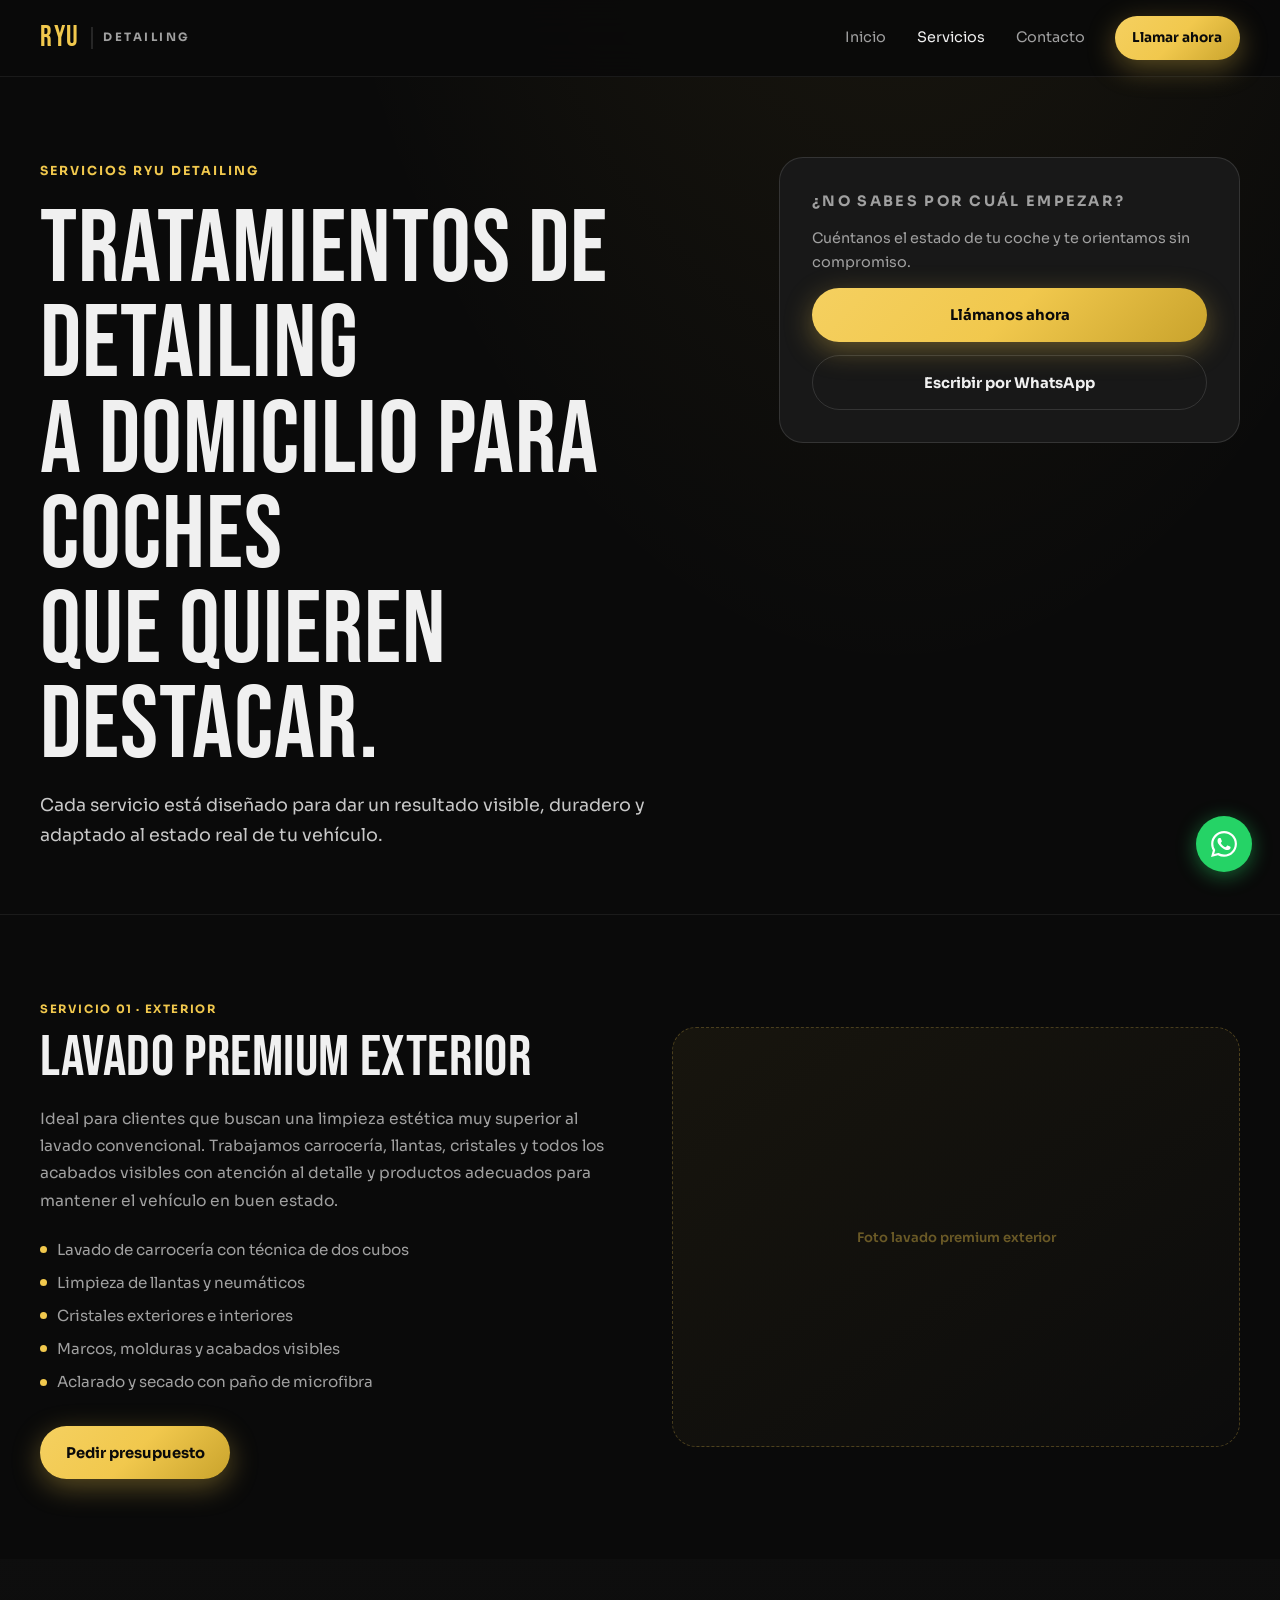
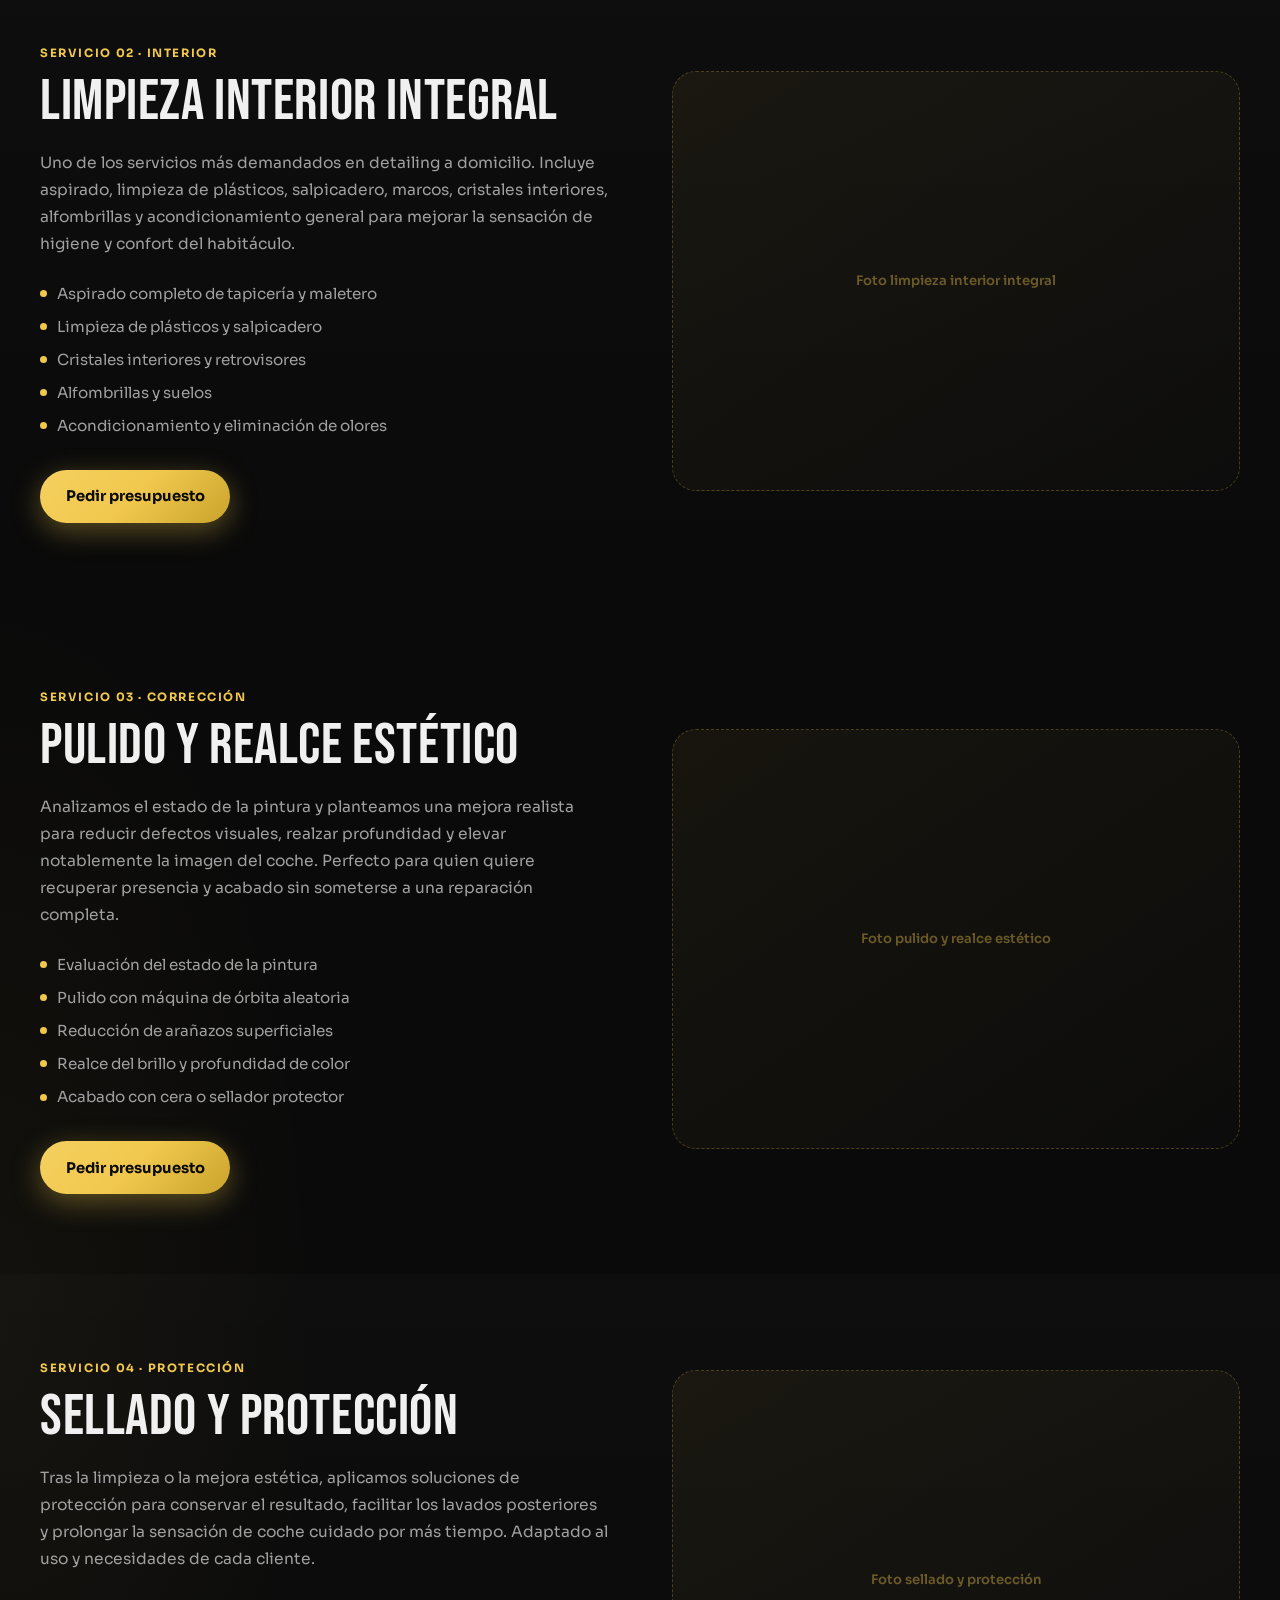
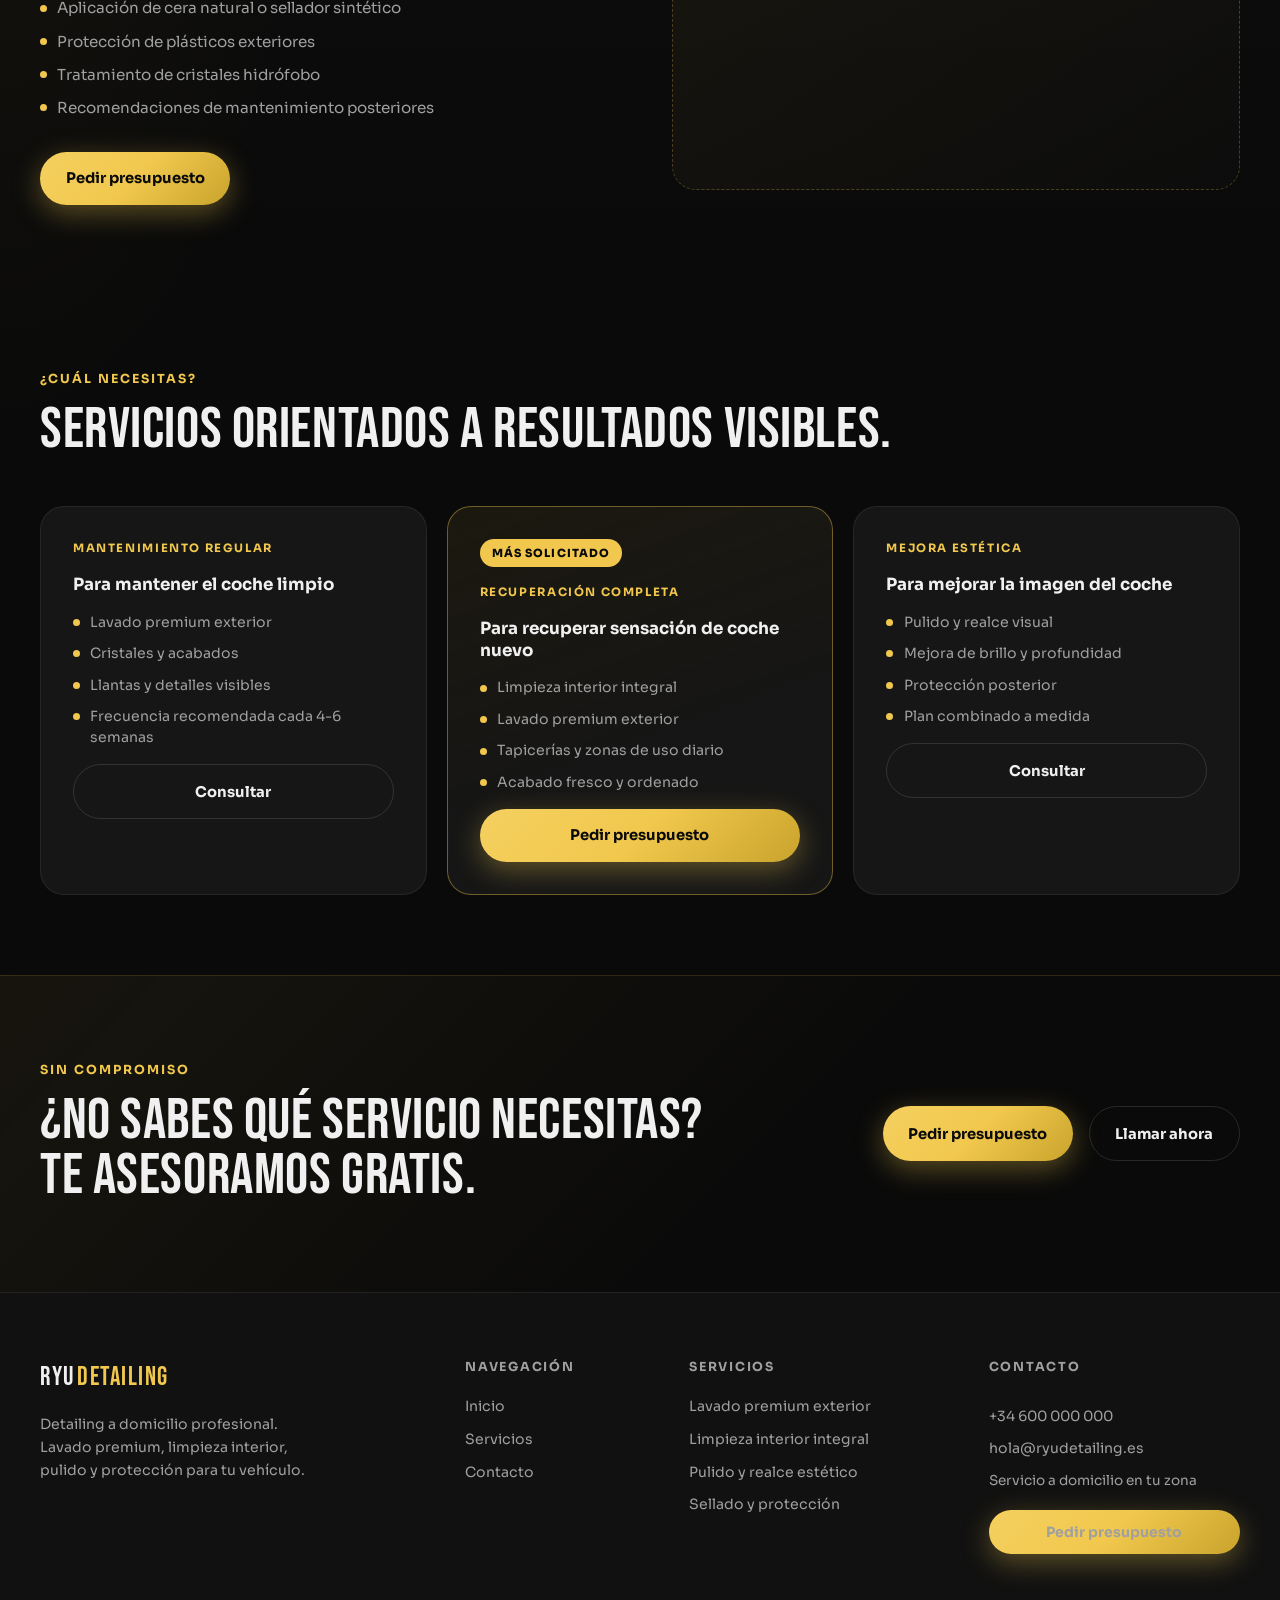
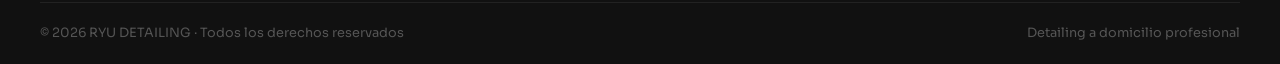
<file: servicios.html>
<!DOCTYPE html>
<html lang="es">
<head>
  <meta charset="UTF-8">
  <meta name="viewport" content="width=device-width, initial-scale=1.0">

  <title>Servicios de Detailing a Domicilio | RYU DETAILING</title>
  <meta name="description" content="Descubre los servicios de RYU DETAILING: lavado premium exterior, limpieza interior integral, pulido de carrocería y protección de pintura a domicilio. Profesional y personalizado.">
  <meta name="keywords" content="servicios detailing, lavado premium, limpieza interior coche, pulido carrocería, protección pintura, detailing domicilio">
  <meta name="robots" content="index, follow">
  <meta name="theme-color" content="#f1c84d">
  <link rel="canonical" href="https://www.ryudetailing.es/servicios.html">

  <meta property="og:title" content="Servicios de Detailing | RYU DETAILING">
  <meta property="og:description" content="Lavado premium, limpieza interior integral, pulido y protección para tu coche a domicilio.">
  <meta property="og:type" content="website">
  <meta property="og:url" content="https://www.ryudetailing.es/servicios.html">
  <meta property="og:locale" content="es_ES">

  <script type="application/ld+json">
  {
    "@context": "https://schema.org",
    "@type": "ItemList",
    "name": "Servicios de detailing RYU DETAILING",
    "itemListElement": [
      {"@type":"ListItem","position":1,"name":"Lavado premium exterior","url":"https://www.ryudetailing.es/servicios.html#lavado"},
      {"@type":"ListItem","position":2,"name":"Limpieza interior integral","url":"https://www.ryudetailing.es/servicios.html#interior"},
      {"@type":"ListItem","position":3,"name":"Pulido y realce estético","url":"https://www.ryudetailing.es/servicios.html#pulido"},
      {"@type":"ListItem","position":4,"name":"Sellado y protección","url":"https://www.ryudetailing.es/servicios.html#proteccion"}
    ]
  }
  </script>

  <link rel="preconnect" href="https://fonts.googleapis.com">
  <link rel="preconnect" href="https://fonts.gstatic.com" crossorigin>
  <link href="https://fonts.googleapis.com/css2?family=Bebas+Neue&family=Sora:wght@400;500;600;700&display=swap" rel="stylesheet">
  <link rel="stylesheet" href="assets/styles.css">
</head>
<body data-page="servicios">

  <header class="site-header" id="top">
    <div class="container header-inner">
      <a class="brand" href="index.html" aria-label="RYU DETAILING - Inicio">
        <span class="brand-ryu">RYU</span>
        <span class="brand-sep"></span>
        <span class="brand-det">DETAILING</span>
      </a>
      <button class="nav-toggle" aria-expanded="false" aria-controls="site-nav" aria-label="Abrir menú">
        <span></span><span></span>
      </button>
      <nav id="site-nav" class="site-nav" aria-label="Navegación principal">
        <a href="index.html" class="nav-link">Inicio</a>
        <a href="servicios.html" class="nav-link is-active">Servicios</a>
        <a href="contacto.html" class="nav-link">Contacto</a>
        <a class="btn btn-gold btn-sm" data-phone-link href="tel:+34600000000">Llamar ahora</a>
      </nav>
    </div>
  </header>

  <main>

    <!-- PAGE HERO -->
    <section class="page-hero">
      <div class="container page-hero-inner">
        <div class="fade-up">
          <p class="eyebrow">Servicios RYU DETAILING</p>
          <h1>Tratamientos de detailing<br>a domicilio para coches<br>que quieren destacar.</h1>
          <p class="lead">Cada servicio está diseñado para dar un resultado visible, duradero y adaptado al estado real de tu vehículo.</p>
        </div>
        <div class="page-hero-card fade-up delay-1">
          <p class="eyebrow">¿No sabes por cuál empezar?</p>
          <p>Cuéntanos el estado de tu coche y te orientamos sin compromiso.</p>
          <a class="btn btn-gold btn-full" data-phone-link href="tel:+34600000000">Llámanos ahora</a>
          <a class="btn btn-ghost btn-full" href="contacto.html">Escribir por WhatsApp</a>
        </div>
      </div>
    </section>

    <!-- SERVICIO 01 -->
    <section class="section service-detail" id="lavado">
      <div class="container service-detail-grid">
        <div class="service-detail-copy fade-up">
          <span class="service-tag">Servicio 01 · Exterior</span>
          <h2>Lavado premium exterior</h2>
          <p>Ideal para clientes que buscan una limpieza estética muy superior al lavado convencional. Trabajamos carrocería, llantas, cristales y todos los acabados visibles con atención al detalle y productos adecuados para mantener el vehículo en buen estado.</p>
          <ul class="check-list">
            <li>Lavado de carrocería con técnica de dos cubos</li>
            <li>Limpieza de llantas y neumáticos</li>
            <li>Cristales exteriores e interiores</li>
            <li>Marcos, molduras y acabados visibles</li>
            <li>Aclarado y secado con paño de microfibra</li>
          </ul>
          <a class="btn btn-gold" href="contacto.html">Pedir presupuesto</a>
        </div>
        <div class="service-detail-photo fade-up delay-1">
          <div class="photo-block photo-tall">Foto lavado premium exterior</div>
        </div>
      </div>
    </section>

    <!-- SERVICIO 02 -->
    <section class="section section-dark service-detail" id="interior">
      <div class="container service-detail-grid reverse">
        <div class="service-detail-photo fade-up">
          <div class="photo-block photo-tall">Foto limpieza interior integral</div>
        </div>
        <div class="service-detail-copy fade-up delay-1">
          <span class="service-tag">Servicio 02 · Interior</span>
          <h2>Limpieza interior integral</h2>
          <p>Uno de los servicios más demandados en detailing a domicilio. Incluye aspirado, limpieza de plásticos, salpicadero, marcos, cristales interiores, alfombrillas y acondicionamiento general para mejorar la sensación de higiene y confort del habitáculo.</p>
          <ul class="check-list">
            <li>Aspirado completo de tapicería y maletero</li>
            <li>Limpieza de plásticos y salpicadero</li>
            <li>Cristales interiores y retrovisores</li>
            <li>Alfombrillas y suelos</li>
            <li>Acondicionamiento y eliminación de olores</li>
          </ul>
          <a class="btn btn-gold" href="contacto.html">Pedir presupuesto</a>
        </div>
      </div>
    </section>

    <!-- SERVICIO 03 -->
    <section class="section service-detail" id="pulido">
      <div class="container service-detail-grid">
        <div class="service-detail-copy fade-up">
          <span class="service-tag">Servicio 03 · Corrección</span>
          <h2>Pulido y realce estético</h2>
          <p>Analizamos el estado de la pintura y planteamos una mejora realista para reducir defectos visuales, realzar profundidad y elevar notablemente la imagen del coche. Perfecto para quien quiere recuperar presencia y acabado sin someterse a una reparación completa.</p>
          <ul class="check-list">
            <li>Evaluación del estado de la pintura</li>
            <li>Pulido con máquina de órbita aleatoria</li>
            <li>Reducción de arañazos superficiales</li>
            <li>Realce del brillo y profundidad de color</li>
            <li>Acabado con cera o sellador protector</li>
          </ul>
          <a class="btn btn-gold" href="contacto.html">Pedir presupuesto</a>
        </div>
        <div class="service-detail-photo fade-up delay-1">
          <div class="photo-block photo-tall">Foto pulido y realce estético</div>
        </div>
      </div>
    </section>

    <!-- SERVICIO 04 -->
    <section class="section section-dark service-detail" id="proteccion">
      <div class="container service-detail-grid reverse">
        <div class="service-detail-photo fade-up">
          <div class="photo-block photo-tall">Foto sellado y protección</div>
        </div>
        <div class="service-detail-copy fade-up delay-1">
          <span class="service-tag">Servicio 04 · Protección</span>
          <h2>Sellado y protección</h2>
          <p>Tras la limpieza o la mejora estética, aplicamos soluciones de protección para conservar el resultado, facilitar los lavados posteriores y prolongar la sensación de coche cuidado por más tiempo. Adaptado al uso y necesidades de cada cliente.</p>
          <ul class="check-list">
            <li>Aplicación de cera natural o sellador sintético</li>
            <li>Protección de plásticos exteriores</li>
            <li>Tratamiento de cristales hidrófobo</li>
            <li>Recomendaciones de mantenimiento posteriores</li>
          </ul>
          <a class="btn btn-gold" href="contacto.html">Pedir presupuesto</a>
        </div>
      </div>
    </section>

    <!-- COMPARATIVA -->
    <section class="section">
      <div class="container">
        <div class="section-head fade-up">
          <p class="eyebrow">¿Cuál necesitas?</p>
          <h2>Servicios orientados a resultados visibles.</h2>
        </div>
        <div class="comparison-grid">
          <div class="comparison-card fade-up">
            <span class="service-tag">Mantenimiento regular</span>
            <h3>Para mantener el coche limpio</h3>
            <ul class="check-list">
              <li>Lavado premium exterior</li>
              <li>Cristales y acabados</li>
              <li>Llantas y detalles visibles</li>
              <li>Frecuencia recomendada cada 4-6 semanas</li>
            </ul>
            <a class="btn btn-ghost btn-full" href="contacto.html">Consultar</a>
          </div>
          <div class="comparison-card comparison-featured fade-up delay-1">
            <span class="featured-badge">Más solicitado</span>
            <span class="service-tag">Recuperación completa</span>
            <h3>Para recuperar sensación de coche nuevo</h3>
            <ul class="check-list">
              <li>Limpieza interior integral</li>
              <li>Lavado premium exterior</li>
              <li>Tapicerías y zonas de uso diario</li>
              <li>Acabado fresco y ordenado</li>
            </ul>
            <a class="btn btn-gold btn-full" href="contacto.html">Pedir presupuesto</a>
          </div>
          <div class="comparison-card fade-up delay-2">
            <span class="service-tag">Mejora estética</span>
            <h3>Para mejorar la imagen del coche</h3>
            <ul class="check-list">
              <li>Pulido y realce visual</li>
              <li>Mejora de brillo y profundidad</li>
              <li>Protección posterior</li>
              <li>Plan combinado a medida</li>
            </ul>
            <a class="btn btn-ghost btn-full" href="contacto.html">Consultar</a>
          </div>
        </div>
      </div>
    </section>

    <!-- CTA -->
    <section class="cta-band">
      <div class="container cta-inner fade-up">
        <div class="cta-text">
          <p class="eyebrow">Sin compromiso</p>
          <h2>¿No sabes qué servicio necesitas?<br>Te asesoramos gratis.</h2>
        </div>
        <div class="cta-actions">
          <a class="btn btn-gold" href="contacto.html">Pedir presupuesto</a>
          <a class="btn btn-ghost" data-phone-link href="tel:+34600000000">Llamar ahora</a>
        </div>
      </div>
    </section>

  </main>

  <footer class="site-footer">
    <div class="container footer-grid">
      <div class="footer-brand-col">
        <p class="footer-logo">RYU<span>DETAILING</span></p>
        <p>Detailing a domicilio profesional. Lavado premium, limpieza interior, pulido y protección para tu vehículo.</p>
      </div>
      <div class="footer-nav-col">
        <p class="footer-title">Navegación</p>
        <nav>
          <a href="index.html">Inicio</a>
          <a href="servicios.html">Servicios</a>
          <a href="contacto.html">Contacto</a>
        </nav>
      </div>
      <div class="footer-nav-col">
        <p class="footer-title">Servicios</p>
        <nav>
          <a href="servicios.html#lavado">Lavado premium exterior</a>
          <a href="servicios.html#interior">Limpieza interior integral</a>
          <a href="servicios.html#pulido">Pulido y realce estético</a>
          <a href="servicios.html#proteccion">Sellado y protección</a>
        </nav>
      </div>
      <div class="footer-contact-col">
        <p class="footer-title">Contacto</p>
        <a data-phone-link href="tel:+34600000000"><span data-phone-display>+34 600 000 000</span></a>
        <a data-email-link href="mailto:hola@ryudetailing.es"><span data-email-display>hola@ryudetailing.es</span></a>
        <p data-city-display class="footer-zone">Servicio a domicilio en tu zona</p>
        <a class="btn btn-gold btn-sm footer-btn" href="contacto.html">Pedir presupuesto</a>
      </div>
    </div>
    <div class="container footer-bottom">
      <p>&copy; <span data-year></span> RYU DETAILING · Todos los derechos reservados</p>
      <p>Detailing a domicilio profesional</p>
    </div>
  </footer>

  <a class="wa-fab" data-phone-link href="tel:+34600000000" aria-label="Contactar por WhatsApp">
    <svg width="26" height="26" viewBox="0 0 24 24" fill="currentColor"><path d="M17.472 14.382c-.297-.149-1.758-.867-2.03-.967-.273-.099-.471-.148-.67.15-.197.297-.767.966-.94 1.164-.173.199-.347.223-.644.075-.297-.15-1.255-.463-2.39-1.475-.883-.788-1.48-1.761-1.653-2.059-.173-.297-.018-.458.13-.606.134-.133.298-.347.446-.52.149-.174.198-.298.298-.497.099-.198.05-.371-.025-.52-.075-.149-.669-1.612-.916-2.207-.242-.579-.487-.5-.669-.51-.173-.008-.371-.01-.57-.01-.198 0-.52.074-.792.372-.272.297-1.04 1.016-1.04 2.479 0 1.462 1.065 2.875 1.213 3.074.149.198 2.096 3.2 5.077 4.487.709.306 1.262.489 1.694.625.712.227 1.36.195 1.871.118.571-.085 1.758-.719 2.006-1.413.248-.694.248-1.289.173-1.413-.074-.124-.272-.198-.57-.347m-5.421 7.403h-.004a9.87 9.87 0 01-5.031-1.378l-.361-.214-3.741.982.998-3.648-.235-.374a9.86 9.86 0 01-1.51-5.26c.001-5.45 4.436-9.884 9.888-9.884 2.64 0 5.122 1.03 6.988 2.898a9.825 9.825 0 012.893 6.994c-.003 5.45-4.437 9.884-9.885 9.884m8.413-18.297A11.815 11.815 0 0012.05 0C5.495 0 .16 5.335.157 11.892c0 2.096.547 4.142 1.588 5.945L.057 24l6.305-1.654a11.882 11.882 0 005.683 1.448h.005c6.554 0 11.89-5.335 11.893-11.893a11.821 11.821 0 00-3.48-8.413Z"/></svg>
  </a>

  <script src="assets/app.js"></script>
</body>
</html>
</file>
<file: assets/styles.css>
/* =====================================================
   RYU DETAILING — styles.css v2
   Paleta: #0a0a0a · #f1c84d · #f5f5f5
   Tipografía: Bebas Neue (display) + Sora (body)
===================================================== */

:root {
  --bg:        #0a0a0a;
  --bg-soft:   #111111;
  --bg-panel:  #181818;
  --bg-card:   #161616;
  --text:      #f0f0f0;
  --muted:     #a0a0a0;
  --line:      rgba(255,255,255,0.07);
  --line-med:  rgba(255,255,255,0.12);
  --gold:      #f1c84d;
  --gold-dark: #c9a32c;
  --gold-glow: rgba(241,200,77,0.18);
  --radius-sm: 8px;
  --radius:    16px;
  --radius-lg: 24px;
  --container: 1200px;
  --shadow:    0 24px 64px rgba(0,0,0,0.5);
}

*, *::before, *::after { box-sizing: border-box; margin: 0; padding: 0; }

html { scroll-behavior: smooth; -webkit-font-smoothing: antialiased; }

body {
  font-family: 'Sora', 'Segoe UI', sans-serif;
  background-color: var(--bg);
  background-image:
    radial-gradient(ellipse 80% 40% at 70% -10%, rgba(241,200,77,0.09) 0%, transparent 60%),
    radial-gradient(ellipse 50% 30% at 0% 60%, rgba(241,200,77,0.04) 0%, transparent 50%);
  color: var(--text);
  line-height: 1.65;
  font-size: 16px;
}

a { color: inherit; text-decoration: none; }
img { display: block; max-width: 100%; }
ul { list-style: none; }

/* ─── CONTAINER ─────────────────────────────────── */
.container {
  width: min(calc(100% - 2.5rem), var(--container));
  margin-inline: auto;
}

/* ─── TYPOGRAPHY ─────────────────────────────────── */
h1 {
  font-family: 'Bebas Neue', sans-serif;
  font-size: clamp(3.5rem, 8vw, 7rem);
  line-height: 0.93;
  letter-spacing: 0.01em;
  font-weight: 400;
}
h1 em {
  font-style: normal;
  color: var(--gold);
}
h2 {
  font-family: 'Bebas Neue', sans-serif;
  font-size: clamp(2.2rem, 4.5vw, 3.8rem);
  line-height: 0.95;
  letter-spacing: 0.01em;
  font-weight: 400;
}
h3 {
  font-size: 1.15rem;
  font-weight: 700;
  line-height: 1.3;
}
.lead {
  font-size: 1.1rem;
  color: #c8c8c8;
  line-height: 1.7;
  max-width: 58ch;
}
.eyebrow {
  display: inline-block;
  font-size: 0.78rem;
  font-weight: 700;
  text-transform: uppercase;
  letter-spacing: 0.16em;
  color: var(--gold);
  margin-bottom: 0.85rem;
}

/* ─── BUTTONS ─────────────────────────────────── */
.btn {
  display: inline-flex;
  align-items: center;
  justify-content: center;
  gap: 0.5rem;
  padding: 0.9rem 1.6rem;
  border-radius: 999px;
  font-size: 0.92rem;
  font-weight: 700;
  font-family: 'Sora', sans-serif;
  cursor: pointer;
  border: none;
  transition: transform 0.18s ease, box-shadow 0.18s ease, background 0.18s ease;
  white-space: nowrap;
  text-decoration: none;
}
.btn:active { transform: scale(0.97); }

.btn-gold {
  background: linear-gradient(135deg, #f5d060 0%, var(--gold) 50%, var(--gold-dark) 100%);
  color: #0a0a0a;
  box-shadow: 0 8px 28px rgba(241,200,77,0.35);
}
.btn-gold:hover {
  box-shadow: 0 12px 40px rgba(241,200,77,0.5);
  transform: translateY(-2px);
}

.btn-ghost {
  background: transparent;
  color: var(--text);
  border: 1px solid var(--line-med);
}
.btn-ghost:hover {
  border-color: rgba(255,255,255,0.25);
  background: rgba(255,255,255,0.04);
}

.btn-sm { padding: 0.65rem 1.1rem; font-size: 0.85rem; }
.btn-lg { padding: 1.1rem 2rem; font-size: 1rem; }
.btn-full { width: 100%; }

/* ─── HEADER ─────────────────────────────────── */
.site-header {
  position: sticky;
  top: 0;
  z-index: 100;
  background: rgba(10,10,10,0.88);
  backdrop-filter: blur(20px);
  -webkit-backdrop-filter: blur(20px);
  border-bottom: 1px solid var(--line);
}
.header-inner {
  display: flex;
  align-items: center;
  justify-content: space-between;
  gap: 1rem;
  min-height: 76px;
}

/* Brand */
.brand {
  display: inline-flex;
  align-items: center;
  gap: 0;
  flex-shrink: 0;
  text-decoration: none;
}
.brand-ryu {
  font-family: 'Bebas Neue', sans-serif;
  font-size: 1.8rem;
  letter-spacing: 0.06em;
  color: var(--gold);
  line-height: 1;
}
.brand-sep {
  width: 2px;
  height: 22px;
  background: var(--line-med);
  margin: 0 0.65rem;
}
.brand-det {
  font-family: 'Sora', sans-serif;
  font-size: 0.72rem;
  font-weight: 700;
  letter-spacing: 0.22em;
  text-transform: uppercase;
  color: var(--muted);
  line-height: 1;
}

/* Nav */
.site-nav {
  display: flex;
  align-items: center;
  gap: 0.25rem;
}
.nav-link {
  padding: 0.5rem 0.85rem;
  font-size: 0.9rem;
  color: var(--muted);
  border-radius: var(--radius-sm);
  transition: color 0.15s, background 0.15s;
}
.nav-link:hover { color: var(--text); background: rgba(255,255,255,0.04); }
.nav-link.is-active { color: var(--text); }
.site-nav .btn { margin-left: 0.75rem; }

.nav-toggle {
  display: none;
  flex-direction: column;
  justify-content: center;
  align-items: center;
  gap: 5px;
  width: 44px;
  height: 44px;
  background: transparent;
  border: 1px solid var(--line-med);
  border-radius: var(--radius-sm);
  cursor: pointer;
}
.nav-toggle span {
  display: block;
  width: 20px;
  height: 1.5px;
  background: var(--text);
  border-radius: 2px;
  transition: 0.3s;
}

/* ─── SECTIONS ─────────────────────────────────── */
.section { padding: 5rem 0; }
.section-dark {
  background: linear-gradient(180deg, rgba(255,255,255,0.015) 0%, transparent 100%);
}
.section-head {
  margin-bottom: 3rem;
}
.section-head h2 { margin-bottom: 1rem; }
.section-cta { margin-top: 2.5rem; text-align: center; }

/* ─── ANIMATIONS ─────────────────────────────────── */
.fade-up {
  opacity: 0;
  transform: translateY(28px);
  transition: opacity 0.65s ease, transform 0.65s ease;
}
.fade-up.visible { opacity: 1; transform: translateY(0); }
.delay-1 { transition-delay: 0.1s; }
.delay-2 { transition-delay: 0.2s; }
.delay-3 { transition-delay: 0.3s; }

/* ─── CHECK LIST ─────────────────────────────────── */
.check-list { display: grid; gap: 0.65rem; }
.check-list li {
  display: flex;
  align-items: flex-start;
  gap: 0.65rem;
  color: var(--muted);
  font-size: 0.95rem;
  line-height: 1.5;
}
.check-list li::before {
  content: '';
  flex-shrink: 0;
  width: 7px;
  height: 7px;
  border-radius: 50%;
  background: var(--gold);
  margin-top: 0.45rem;
}

/* ─── HERO ─────────────────────────────────── */
.hero {
  padding: 4.5rem 0 5rem;
  position: relative;
  overflow: hidden;
}
.hero-bg-line {
  position: absolute;
  inset: 0;
  background:
    linear-gradient(105deg, transparent 55%, rgba(241,200,77,0.05) 100%);
  pointer-events: none;
}
.hero-grid {
  display: grid;
  grid-template-columns: 1fr 1fr;
  gap: 3rem;
  align-items: start;
}
.hero-copy { padding-top: 1rem; }
.hero-copy h1 { margin: 0.5rem 0 1.25rem; }
.hero-actions {
  display: flex;
  flex-wrap: wrap;
  gap: 0.85rem;
  margin: 2rem 0 2rem;
}
.hero-actions .btn-ghost svg { flex-shrink: 0; }
.hero-copy .check-list { margin-top: 0.5rem; }

/* Form card */
.form-card {
  background: linear-gradient(160deg, rgba(241,200,77,0.1) 0%, rgba(255,255,255,0.02) 60%);
  border: 1px solid rgba(241,200,77,0.2);
  border-radius: var(--radius-lg);
  padding: 2rem;
  box-shadow: var(--shadow);
}
.form-card-label {
  font-size: 0.75rem;
  font-weight: 700;
  text-transform: uppercase;
  letter-spacing: 0.14em;
  color: var(--gold);
  margin-bottom: 0.5rem;
}
.form-card h2 {
  font-size: clamp(1.5rem, 2.5vw, 2rem);
  margin-bottom: 1.5rem;
}

/* ─── CONTACT FORM ─────────────────────────────────── */
.contact-form { display: grid; gap: 0.9rem; }
.form-group { display: grid; gap: 0.4rem; }
.form-group label {
  font-size: 0.85rem;
  font-weight: 600;
  color: var(--muted);
}
.contact-form input,
.contact-form select,
.contact-form textarea {
  width: 100%;
  padding: 0.85rem 1rem;
  background: rgba(255,255,255,0.04);
  border: 1px solid var(--line-med);
  border-radius: var(--radius-sm);
  color: var(--text);
  font: inherit;
  font-size: 0.95rem;
  transition: border-color 0.15s, background 0.15s;
  appearance: none;
  -webkit-appearance: none;
}
.contact-form input:focus,
.contact-form select:focus,
.contact-form textarea:focus {
  outline: none;
  border-color: rgba(241,200,77,0.5);
  background: rgba(255,255,255,0.06);
}
.contact-form input::placeholder,
.contact-form textarea::placeholder { color: #555; }
.contact-form select { cursor: pointer; }
.contact-form textarea { resize: vertical; min-height: 100px; }
.form-row { display: grid; grid-template-columns: 1fr 1fr; gap: 0.9rem; }

/* ─── TRUST STRIP ─────────────────────────────────── */
.trust-section {
  border-top: 1px solid var(--line);
  border-bottom: 1px solid var(--line);
  padding: 2.5rem 0;
}
.trust-strip {
  display: flex;
  align-items: center;
  gap: 0;
}
.trust-item {
  flex: 1;
  text-align: center;
  padding: 1rem;
}
.trust-item p { font-size: 0.82rem; color: var(--muted); line-height: 1.4; }
.trust-num {
  display: block;
  font-family: 'Bebas Neue', sans-serif;
  font-size: 2.2rem;
  color: var(--gold);
  letter-spacing: 0.04em;
  margin-bottom: 0.35rem;
  line-height: 1;
}
.trust-divider {
  width: 1px;
  height: 50px;
  background: var(--line-med);
  flex-shrink: 0;
}

/* ─── SERVICES GRID ─────────────────────────────────── */
.services-grid {
  display: grid;
  grid-template-columns: repeat(4, 1fr);
  gap: 1.25rem;
}
.service-card {
  background: var(--bg-card);
  border: 1px solid var(--line);
  border-radius: var(--radius);
  padding: 1.75rem;
  display: grid;
  gap: 0.75rem;
  align-content: start;
  transition: border-color 0.2s, transform 0.2s;
}
.service-card:hover {
  border-color: rgba(241,200,77,0.3);
  transform: translateY(-4px);
}
.service-icon {
  width: 44px;
  height: 44px;
  color: var(--gold);
}
.service-icon svg { width: 100%; height: 100%; }
.service-tag {
  display: inline-block;
  font-size: 0.72rem;
  font-weight: 700;
  text-transform: uppercase;
  letter-spacing: 0.14em;
  color: var(--gold);
}
.service-card h3 { font-size: 1.05rem; margin: 0; }
.service-card p { font-size: 0.88rem; color: var(--muted); line-height: 1.6; }
.service-photo {
  margin-top: 0.5rem;
  min-height: 140px;
  border-radius: var(--radius-sm);
  border: 1px dashed rgba(241,200,77,0.25);
  background: linear-gradient(145deg, rgba(241,200,77,0.05), rgba(255,255,255,0.01));
  display: flex;
  align-items: center;
  justify-content: center;
  font-size: 0.78rem;
  color: rgba(241,200,77,0.5);
  font-weight: 600;
  text-align: center;
  padding: 1rem;
}
.service-link {
  font-size: 0.85rem;
  font-weight: 700;
  color: var(--gold);
  display: inline-flex;
  align-items: center;
  gap: 0.35rem;
}
.service-link span { transition: transform 0.15s; }
.service-link:hover span { transform: translateX(4px); }

/* ─── GALLERY ─────────────────────────────────── */
.gallery-section { padding-bottom: 5rem; }
.gallery-grid {
  display: grid;
  grid-template-columns: repeat(3, 1fr);
  grid-template-rows: auto auto;
  gap: 1rem;
}
.gallery-item {
  min-height: 220px;
  border-radius: var(--radius);
  border: 1px dashed rgba(241,200,77,0.2);
  background: linear-gradient(145deg, rgba(241,200,77,0.06), rgba(255,255,255,0.01) 60%);
  display: flex;
  align-items: center;
  justify-content: center;
  overflow: hidden;
  position: relative;
  transition: border-color 0.2s;
}
.gallery-item:hover { border-color: rgba(241,200,77,0.4); }
.gallery-item span {
  font-size: 0.8rem;
  font-weight: 600;
  color: rgba(241,200,77,0.45);
  text-align: center;
  padding: 1rem;
}
.gallery-large {
  grid-column: 1;
  grid-row: 1 / 3;
  min-height: 460px;
}
.gallery-wide {
  grid-column: 2 / 4;
  min-height: 200px;
}

/* ─── PROCESS ─────────────────────────────────── */
.process-section {
  background: linear-gradient(135deg, rgba(241,200,77,0.04) 0%, transparent 60%);
  border-top: 1px solid var(--line);
  border-bottom: 1px solid var(--line);
}
.process-grid {
  display: grid;
  grid-template-columns: 1fr 1.2fr;
  gap: 4rem;
  align-items: center;
}
.process-copy h2 { margin-bottom: 1rem; }
.process-copy .lead { margin-bottom: 2rem; }
.steps { display: grid; gap: 0; }
.step {
  display: flex;
  gap: 1.25rem;
  align-items: flex-start;
  padding: 1.25rem 0;
}
.step-num {
  font-family: 'Bebas Neue', sans-serif;
  font-size: 2rem;
  color: var(--gold);
  line-height: 1;
  flex-shrink: 0;
  width: 2.5rem;
}
.step h3 { margin-bottom: 0.4rem; }
.step p { font-size: 0.9rem; color: var(--muted); }
.step-line {
  width: 1px;
  height: 1.5rem;
  background: var(--line-med);
  margin-left: 1.25rem;
}

/* ─── TESTIMONIALS ─────────────────────────────────── */
.testimonials-grid {
  display: grid;
  grid-template-columns: repeat(4, 1fr);
  gap: 1.25rem;
}
.testimonial-card {
  background: var(--bg-card);
  border: 1px solid var(--line);
  border-radius: var(--radius);
  padding: 1.75rem;
  display: grid;
  gap: 0.85rem;
  align-content: start;
  transition: border-color 0.2s;
}
.testimonial-card:hover { border-color: rgba(241,200,77,0.2); }
.stars { color: var(--gold); font-size: 0.9rem; letter-spacing: 2px; }
.testimonial-card p { font-size: 0.92rem; color: #ccc; line-height: 1.6; font-style: italic; }
.testimonial-card strong { font-size: 0.8rem; color: var(--gold); }

/* ─── FAQ ─────────────────────────────────── */
.faq-grid {
  display: grid;
  grid-template-columns: 1fr 1.4fr;
  gap: 4rem;
  align-items: start;
}
.faq-head h2 { margin-bottom: 1rem; }
.faq-head .lead { margin-bottom: 2rem; }
.faq-list { display: grid; gap: 0; }
.faq-item {
  border-bottom: 1px solid var(--line);
}
.faq-item summary {
  display: flex;
  align-items: center;
  justify-content: space-between;
  padding: 1.25rem 0;
  cursor: pointer;
  list-style: none;
  user-select: none;
}
.faq-item summary::-webkit-details-marker { display: none; }
.faq-item summary h3 {
  font-size: 0.97rem;
  font-weight: 600;
  transition: color 0.15s;
}
.faq-item[open] summary h3 { color: var(--gold); }
.faq-item summary::after {
  content: '+';
  font-size: 1.4rem;
  color: var(--gold);
  flex-shrink: 0;
  transition: transform 0.25s;
  font-weight: 300;
  line-height: 1;
}
.faq-item[open] summary::after { transform: rotate(45deg); }
.faq-item p {
  font-size: 0.9rem;
  color: var(--muted);
  line-height: 1.7;
  padding-bottom: 1.25rem;
}

/* ─── CTA BAND ─────────────────────────────────── */
.cta-band {
  padding: 5rem 0;
  background: linear-gradient(135deg, rgba(241,200,77,0.06) 0%, transparent 60%);
  border-top: 1px solid rgba(241,200,77,0.15);
}
.cta-inner {
  display: flex;
  align-items: center;
  justify-content: space-between;
  gap: 2rem;
  flex-wrap: wrap;
}
.cta-text h2 { margin-bottom: 0.5rem; }
.cta-actions {
  display: flex;
  gap: 1rem;
  flex-wrap: wrap;
  flex-shrink: 0;
}

/* ─── PAGE HERO ─────────────────────────────────── */
.page-hero {
  padding: 5rem 0 4rem;
  border-bottom: 1px solid var(--line);
}
.page-hero-inner {
  display: grid;
  grid-template-columns: 1.2fr 0.8fr;
  gap: 3rem;
  align-items: start;
}
.page-hero h1 { margin: 0.5rem 0 1rem; }
.page-hero-card {
  background: var(--bg-panel);
  border: 1px solid var(--line-med);
  border-radius: var(--radius-lg);
  padding: 2rem;
  display: grid;
  gap: 0.85rem;
}
.page-hero-card .eyebrow { margin-bottom: 0; }
.page-hero-card p { font-size: 0.9rem; color: var(--muted); }
.page-hero-short { padding: 4rem 0 3rem; }
.page-hero-short h1 { margin: 0.5rem 0 1rem; }

/* ─── SERVICE DETAIL ─────────────────────────────────── */
.service-detail-grid {
  display: grid;
  grid-template-columns: 1fr 1fr;
  gap: 4rem;
  align-items: center;
}
.service-detail-grid.reverse { direction: rtl; }
.service-detail-grid.reverse > * { direction: ltr; }
.service-detail-copy .service-tag { margin-bottom: 0.75rem; }
.service-detail-copy h2 { margin-bottom: 1.25rem; }
.service-detail-copy p { color: var(--muted); font-size: 0.97rem; margin-bottom: 1.5rem; line-height: 1.75; }
.service-detail-copy .check-list { margin-bottom: 2rem; }
.photo-block {
  width: 100%;
  border-radius: var(--radius-lg);
  border: 1px dashed rgba(241,200,77,0.25);
  background: linear-gradient(145deg, rgba(241,200,77,0.06), rgba(255,255,255,0.01));
  display: flex;
  align-items: center;
  justify-content: center;
  font-size: 0.82rem;
  font-weight: 600;
  color: rgba(241,200,77,0.4);
  text-align: center;
  padding: 2rem;
}
.photo-tall { min-height: 420px; }

/* ─── COMPARISON GRID ─────────────────────────────────── */
.comparison-grid {
  display: grid;
  grid-template-columns: repeat(3, 1fr);
  gap: 1.25rem;
}
.comparison-card {
  background: var(--bg-card);
  border: 1px solid var(--line);
  border-radius: var(--radius-lg);
  padding: 2rem;
  display: grid;
  gap: 1rem;
  align-content: start;
  transition: border-color 0.2s;
  position: relative;
}
.comparison-card:hover { border-color: rgba(241,200,77,0.25); }
.comparison-featured {
  border-color: rgba(241,200,77,0.4);
  background: linear-gradient(160deg, rgba(241,200,77,0.08) 0%, var(--bg-card) 60%);
}
.featured-badge {
  display: inline-block;
  background: var(--gold);
  color: #0a0a0a;
  font-size: 0.7rem;
  font-weight: 800;
  text-transform: uppercase;
  letter-spacing: 0.1em;
  padding: 0.3rem 0.75rem;
  border-radius: 999px;
  width: fit-content;
}
.comparison-card h3 { font-size: 1.05rem; }
.comparison-card .check-list li { font-size: 0.88rem; }

/* ─── CONTACT PAGE ─────────────────────────────────── */
.contact-grid {
  display: grid;
  grid-template-columns: 1.1fr 0.9fr;
  gap: 2.5rem;
  align-items: start;
}
.contact-form-card {
  background: var(--bg-panel);
  border: 1px solid var(--line-med);
  border-radius: var(--radius-lg);
  padding: 2.5rem;
}
.contact-form-card h2 { margin-bottom: 0.5rem; }
.form-intro { font-size: 0.9rem; color: var(--muted); margin-bottom: 1.75rem; }
.form-note { font-size: 0.82rem; color: var(--muted); text-align: center; }
.form-note a { color: var(--gold); }

.contact-sidebar { display: grid; gap: 1.25rem; }
.contact-info-card,
.contact-services-card {
  background: var(--bg-card);
  border: 1px solid var(--line);
  border-radius: var(--radius);
  padding: 1.75rem;
}
.contact-info-card h3 { margin-bottom: 1.25rem; }
.contact-phone-big {
  display: flex;
  align-items: center;
  gap: 0.6rem;
  font-size: 1.4rem;
  font-weight: 700;
  color: var(--gold);
  margin-bottom: 0.75rem;
  transition: opacity 0.15s;
}
.contact-phone-big:hover { opacity: 0.8; }
.contact-email {
  display: flex;
  align-items: center;
  gap: 0.5rem;
  font-size: 0.9rem;
  color: var(--muted);
  transition: color 0.15s;
}
.contact-email:hover { color: var(--text); }
.info-rows { display: grid; gap: 1.1rem; }
.info-row {
  display: flex;
  gap: 0.85rem;
  align-items: flex-start;
}
.info-icon {
  width: 32px;
  height: 32px;
  background: rgba(241,200,77,0.1);
  border-radius: var(--radius-sm);
  display: flex;
  align-items: center;
  justify-content: center;
  color: var(--gold);
  flex-shrink: 0;
}
.info-row strong { display: block; font-size: 0.88rem; margin-bottom: 0.2rem; }
.info-row p { font-size: 0.85rem; color: var(--muted); }
.contact-services-card .eyebrow { margin-bottom: 1rem; }
.contact-services-card .check-list { margin-bottom: 1.5rem; }

/* ─── FOOTER ─────────────────────────────────── */
.site-footer {
  background: var(--bg-soft);
  border-top: 1px solid var(--line);
  padding: 4rem 0 0;
}
.footer-grid {
  display: grid;
  grid-template-columns: 1.5fr 0.7fr 1fr 1fr;
  gap: 3rem;
  padding-bottom: 3rem;
}
.footer-logo {
  font-family: 'Bebas Neue', sans-serif;
  font-size: 1.6rem;
  color: var(--text);
  letter-spacing: 0.06em;
  margin-bottom: 0.85rem;
}
.footer-logo span {
  color: var(--gold);
  margin-left: 0.1em;
}
.footer-brand-col p:not(.footer-logo) {
  font-size: 0.88rem;
  color: var(--muted);
  line-height: 1.65;
  max-width: 28ch;
}
.footer-social {
  display: flex;
  gap: 0.75rem;
  margin-top: 1.25rem;
}
.footer-social a {
  width: 36px;
  height: 36px;
  border-radius: var(--radius-sm);
  border: 1px solid var(--line-med);
  display: flex;
  align-items: center;
  justify-content: center;
  color: var(--muted);
  transition: color 0.15s, border-color 0.15s;
}
.footer-social a:hover { color: var(--gold); border-color: rgba(241,200,77,0.4); }
.footer-title {
  font-size: 0.78rem;
  font-weight: 700;
  text-transform: uppercase;
  letter-spacing: 0.14em;
  color: var(--muted);
  margin-bottom: 1.1rem;
}
.footer-nav-col nav,
.footer-contact-col {
  display: grid;
  gap: 0.6rem;
}
.footer-nav-col a,
.footer-contact-col a {
  font-size: 0.88rem;
  color: var(--muted);
  transition: color 0.15s;
}
.footer-nav-col a:hover,
.footer-contact-col a:hover { color: var(--gold); }
.footer-zone { font-size: 0.85rem; color: var(--muted); }
.footer-btn { margin-top: 0.5rem; }
.footer-bottom {
  display: flex;
  justify-content: space-between;
  align-items: center;
  padding: 1.25rem 0;
  border-top: 1px solid var(--line);
  gap: 1rem;
  flex-wrap: wrap;
}
.footer-bottom p {
  font-size: 0.8rem;
  color: #555;
}

/* ─── WHATSAPP FAB ─────────────────────────────────── */
.wa-fab {
  position: fixed;
  bottom: 1.75rem;
  right: 1.75rem;
  z-index: 200;
  width: 56px;
  height: 56px;
  background: #25D366;
  border-radius: 50%;
  display: flex;
  align-items: center;
  justify-content: center;
  color: #fff;
  box-shadow: 0 4px 20px rgba(37,211,102,0.45);
  transition: transform 0.2s, box-shadow 0.2s;
}
.wa-fab:hover {
  transform: scale(1.08) translateY(-2px);
  box-shadow: 0 8px 28px rgba(37,211,102,0.55);
}

/* ═══════════════════════════════════════════════════
   RESPONSIVE — Mobile-first, todos los dispositivos
   Breakpoints:
   • 1200px  — Desktop grande (base, no media query)
   • 1100px  — Desktop estándar / laptop
   •  960px  — Tablet landscape / laptop pequeño
   •  768px  — Tablet portrait (iPad)
   •  640px  — Móvil grande (iPhone Plus, Galaxy)
   •  390px  — Móvil estándar (iPhone 14)
   •  360px  — Móvil pequeño (Galaxy S, Pixel)
═══════════════════════════════════════════════════ */

/* ── 1100px: Desktop estándar ───────────────────── */
@media (max-width: 1100px) {
  :root { --container: 960px; }

  .services-grid       { grid-template-columns: repeat(2, 1fr); }
  .testimonials-grid   { grid-template-columns: repeat(2, 1fr); }
  .footer-grid         { grid-template-columns: 1fr 1fr; gap: 2rem; }
  .footer-brand-col p:not(.footer-logo) { max-width: 100%; }
}

/* ── 960px: Tablet landscape ─────────────────────── */
@media (max-width: 960px) {
  h1 { font-size: clamp(2.8rem, 9vw, 4.5rem); }
  h2 { font-size: clamp(2rem, 6vw, 3rem); }

  /* Header — activar hamburger */
  .nav-toggle { display: flex; }
  .site-nav {
    position: fixed;
    top: 76px;
    left: 0;
    right: 0;
    bottom: auto;
    flex-direction: column;
    align-items: stretch;
    padding: 1rem 1.25rem;
    background: rgba(8,8,8,0.98);
    backdrop-filter: blur(20px);
    -webkit-backdrop-filter: blur(20px);
    border-bottom: 1px solid var(--line-med);
    display: none;
    gap: 0.2rem;
    box-shadow: 0 20px 40px rgba(0,0,0,0.5);
  }
  .site-nav.is-open { display: flex; }
  .site-nav .nav-link {
    padding: 0.85rem 1rem;
    font-size: 1rem;
    border-radius: var(--radius-sm);
    border-bottom: 1px solid var(--line);
  }
  .site-nav .nav-link:last-of-type { border-bottom: none; }
  .site-nav .btn {
    margin: 0.5rem 0 0;
    width: 100%;
    justify-content: center;
    padding: 0.9rem;
  }

  /* Hero */
  .hero-grid {
    grid-template-columns: 1fr;
    gap: 2.5rem;
  }
  .hero-copy { order: 1; }
  .hero-card  { order: 2; }
  .hero-actions { flex-wrap: nowrap; }

  /* Page hero */
  .page-hero-inner {
    grid-template-columns: 1fr;
    gap: 2rem;
  }

  /* Trust */
  .trust-strip  { flex-wrap: wrap; gap: 0; }
  .trust-divider { display: none; }
  .trust-item   { flex: 1 1 50%; border-bottom: 1px solid var(--line); }
  .trust-item:nth-child(odd)  { border-right: 1px solid var(--line); }
  .trust-item:last-child,
  .trust-item:nth-last-child(2) { border-bottom: none; }

  /* Process */
  .process-grid {
    grid-template-columns: 1fr;
    gap: 2.5rem;
  }

  /* FAQ */
  .faq-grid {
    grid-template-columns: 1fr;
    gap: 2.5rem;
  }

  /* Service detail */
  .service-detail-grid {
    grid-template-columns: 1fr;
    gap: 2rem;
  }
  .service-detail-grid.reverse { direction: ltr; }
  .service-detail-photo { order: -1; }

  /* Contact */
  .contact-grid {
    grid-template-columns: 1fr;
    gap: 2rem;
  }

  /* CTA band */
  .cta-inner {
    flex-direction: column;
    align-items: flex-start;
    gap: 1.75rem;
  }
  .cta-actions { flex-wrap: wrap; }

  /* Footer */
  .footer-grid { grid-template-columns: 1fr 1fr; gap: 2rem; }

  /* Gallery — simplificar layout asimétrico */
  .gallery-grid {
    grid-template-columns: 1fr 1fr;
    grid-template-rows: auto;
  }
  .gallery-large {
    grid-column: 1 / 3;
    grid-row: auto;
    min-height: 280px;
  }
  .gallery-wide {
    grid-column: 1 / 3;
  }
}

/* ── 768px: Tablet portrait (iPad) ──────────────── */
@media (max-width: 768px) {
  :root { --container: 100%; }

  .section { padding: 4rem 0; }
  .hero { padding: 3.5rem 0 4rem; }
  .cta-band { padding: 4rem 0; }

  h1 { font-size: clamp(2.5rem, 11vw, 4rem); }
  h2 { font-size: clamp(1.9rem, 7vw, 2.8rem); }
  .lead { font-size: 1rem; }

  /* Header más compacto */
  .header-inner { min-height: 68px; }
  .site-nav { top: 68px; }
  .brand-ryu  { font-size: 1.5rem; }
  .brand-det  { font-size: 0.65rem; }

  /* Services — 2 col en tablet */
  .services-grid { grid-template-columns: repeat(2, 1fr); gap: 1rem; }

  /* Testimonials — 2 col */
  .testimonials-grid { grid-template-columns: repeat(2, 1fr); gap: 1rem; }

  /* Comparison — 1 col */
  .comparison-grid { grid-template-columns: 1fr; gap: 1rem; }

  /* Form card */
  .form-card { padding: 1.75rem 1.5rem; }
  .form-card h2 { font-size: 1.5rem; }

  /* Contact form card */
  .contact-form-card { padding: 2rem 1.5rem; }

  /* Page hero short */
  .page-hero-short { padding: 3rem 0 2.5rem; }

  /* Photo blocks */
  .photo-tall { min-height: 280px; }

  /* Footer */
  .footer-grid { grid-template-columns: 1fr 1fr; gap: 1.75rem; }
  .footer-brand-col { grid-column: 1 / 3; }
}

/* ── 640px: Móvil grande ─────────────────────────── */
@media (max-width: 640px) {
  .section { padding: 3rem 0; }
  .hero   { padding: 2.5rem 0 3rem; }
  .cta-band { padding: 3rem 0; }

  h1 { font-size: clamp(2.2rem, 12vw, 3.2rem); }
  h2 { font-size: clamp(1.7rem, 8vw, 2.4rem); }

  /* Hero acciones — columna */
  .hero-actions {
    flex-direction: column;
    gap: 0.75rem;
  }
  .hero-actions .btn { width: 100%; justify-content: center; }

  /* Trust — 2x2 siempre */
  .trust-item { flex: 1 1 50%; }
  .trust-num  { font-size: 1.8rem; }

  /* Services — 1 columna */
  .services-grid { grid-template-columns: 1fr; gap: 0.85rem; }
  .service-card { padding: 1.4rem; }
  .service-photo { min-height: 120px; }

  /* Gallery */
  .gallery-grid { grid-template-columns: 1fr; gap: 0.75rem; }
  .gallery-large,
  .gallery-wide { grid-column: auto; min-height: 200px; }
  .gallery-item { min-height: 180px; }

  /* Steps */
  .step-num { font-size: 1.6rem; width: 2rem; }

  /* Testimonials — 1 columna */
  .testimonials-grid { grid-template-columns: 1fr; gap: 0.85rem; }
  .testimonial-card  { padding: 1.35rem; }

  /* FAQ */
  .faq-item summary h3 { font-size: 0.92rem; }
  .faq-item p { font-size: 0.88rem; }

  /* Form */
  .form-card { padding: 1.35rem; }
  .form-row  { grid-template-columns: 1fr; gap: 0.85rem; }
  .contact-form-card { padding: 1.5rem 1.25rem; }
  .contact-sidebar { gap: 0.85rem; }

  /* Contact sidebar */
  .contact-phone-big { font-size: 1.2rem; }

  /* Comparison */
  .comparison-card { padding: 1.5rem; }

  /* Service detail */
  .photo-tall { min-height: 220px; }
  .service-detail-copy h2 { margin-bottom: 0.85rem; }

  /* Page hero */
  .page-hero { padding: 2.5rem 0 2.5rem; }
  .page-hero-card { padding: 1.5rem; }

  /* CTA */
  .cta-actions { flex-direction: column; width: 100%; }
  .cta-actions .btn { width: 100%; justify-content: center; }

  /* Footer */
  .footer-grid {
    grid-template-columns: 1fr;
    gap: 1.5rem;
  }
  .footer-brand-col { grid-column: auto; }
  .footer-bottom {
    flex-direction: column;
    align-items: flex-start;
    gap: 0.4rem;
    padding: 1rem 0;
  }
  .footer-bottom p { font-size: 0.75rem; }

  /* WA Fab */
  .wa-fab { bottom: 1.25rem; right: 1.25rem; width: 50px; height: 50px; }
}

/* ── 390px: Móvil estándar (iPhone 14) ───────────── */
@media (max-width: 390px) {
  body { font-size: 15px; }

  .container { width: calc(100% - 1.75rem); }

  h1 { font-size: clamp(1.9rem, 13vw, 2.8rem); }
  h2 { font-size: clamp(1.5rem, 9vw, 2rem); }

  .brand-ryu { font-size: 1.35rem; }
  .brand-sep { margin: 0 0.4rem; height: 18px; }
  .brand-det { font-size: 0.6rem; letter-spacing: 0.16em; }
  .header-inner { min-height: 62px; }
  .site-nav { top: 62px; }

  .hero { padding: 2rem 0 2.5rem; }
  .hero-actions .btn { font-size: 0.88rem; padding: 0.85rem 1.25rem; }

  .form-card  { padding: 1.15rem; }
  .trust-num  { font-size: 1.5rem; }
  .trust-item p { font-size: 0.75rem; }

  .service-card   { padding: 1.2rem; }
  .service-card h3 { font-size: 1rem; }
  .service-card p  { font-size: 0.83rem; }

  .testimonial-card { padding: 1.15rem; }
  .testimonial-card p { font-size: 0.87rem; }

  .step { gap: 0.85rem; }
  .step h3 { font-size: 1rem; }
  .step p  { font-size: 0.85rem; }

  .faq-item summary { padding: 1rem 0; }
  .faq-item summary h3 { font-size: 0.88rem; }

  .contact-form-card { padding: 1.15rem; }
  .contact-info-card,
  .contact-services-card { padding: 1.25rem; }
  .contact-phone-big { font-size: 1.05rem; }

  .comparison-card { padding: 1.25rem; }
  .photo-tall { min-height: 180px; }

  .section { padding: 2.5rem 0; }
  .cta-band { padding: 2.5rem 0; }
  .cta-text h2 { font-size: clamp(1.5rem, 9vw, 2rem); }

  .footer-grid { gap: 1.25rem; }
  .footer-logo { font-size: 1.3rem; }

  .wa-fab { width: 46px; height: 46px; bottom: 1rem; right: 1rem; }
  .wa-fab svg { width: 22px; height: 22px; }

  .btn { padding: 0.8rem 1.25rem; font-size: 0.88rem; }
  .btn-lg { padding: 0.9rem 1.5rem; }
  .btn-sm { padding: 0.6rem 0.9rem; font-size: 0.8rem; }
}

/* ── 360px: Móvil pequeño ────────────────────────── */
@media (max-width: 360px) {
  .container { width: calc(100% - 1.5rem); }

  h1 { font-size: clamp(1.7rem, 14vw, 2.4rem); }
  h2 { font-size: clamp(1.4rem, 10vw, 1.8rem); }

  .trust-strip { flex-direction: column; }
  .trust-item  { flex: none; width: 100%; border-right: none !important; border-bottom: 1px solid var(--line) !important; }
  .trust-item:last-child { border-bottom: none !important; }

  .brand-det { display: none; }
  .brand-sep { display: none; }
}

/* ── Landscape móvil: orientación horizontal ─────── */
@media (max-width: 768px) and (orientation: landscape) {
  .hero { padding: 2rem 0; }
  .hero-grid { gap: 1.5rem; }
  h1 { font-size: clamp(2rem, 7vw, 3rem); }
  .section { padding: 2.5rem 0; }
  .site-nav { max-height: 80vh; overflow-y: auto; }
}

/* ── Hover solo en dispositivos con puntero ──────── */
@media (hover: none) {
  .service-card:hover,
  .testimonial-card:hover,
  .comparison-card:hover {
    transform: none;
    border-color: var(--line);
  }
  .btn-gold:hover {
    transform: none;
    box-shadow: 0 8px 28px rgba(241,200,77,0.35);
  }
  .wa-fab:hover {
    transform: none;
    box-shadow: 0 4px 20px rgba(37,211,102,0.45);
  }
}
</file>
